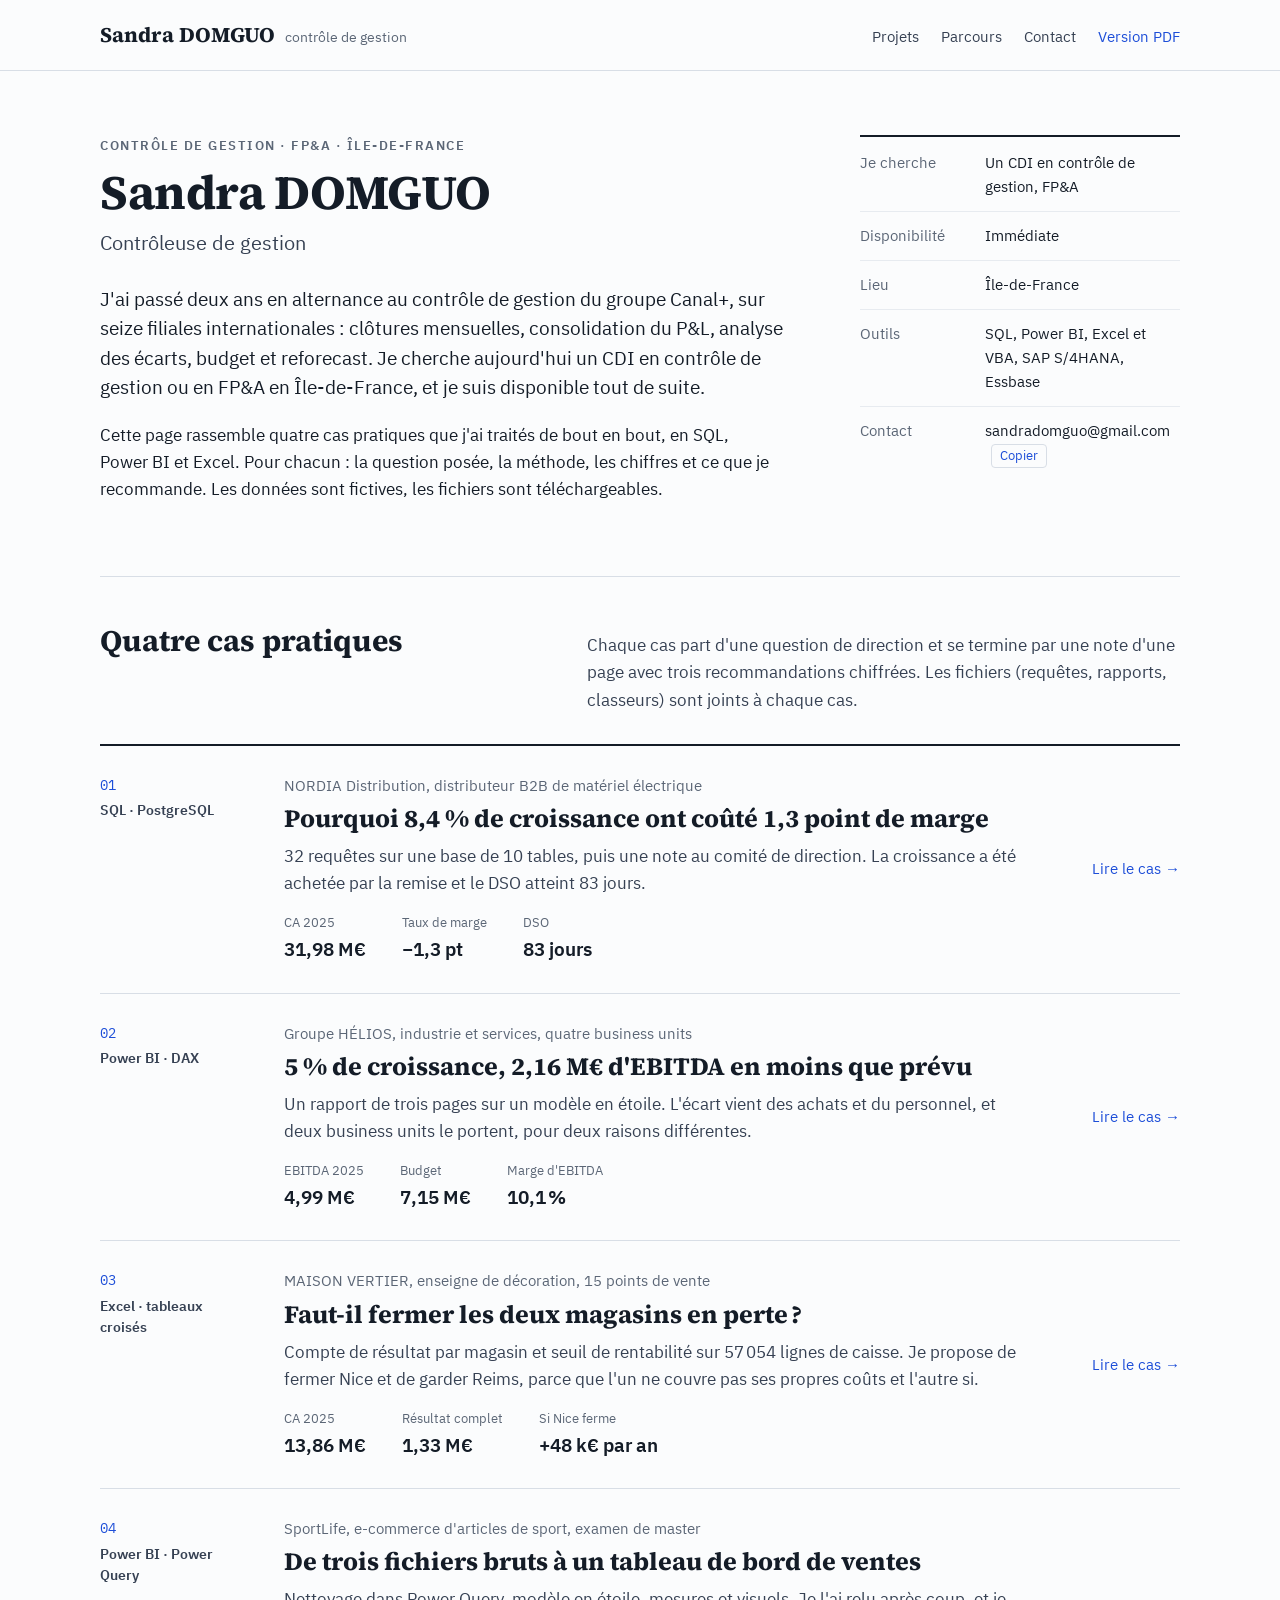
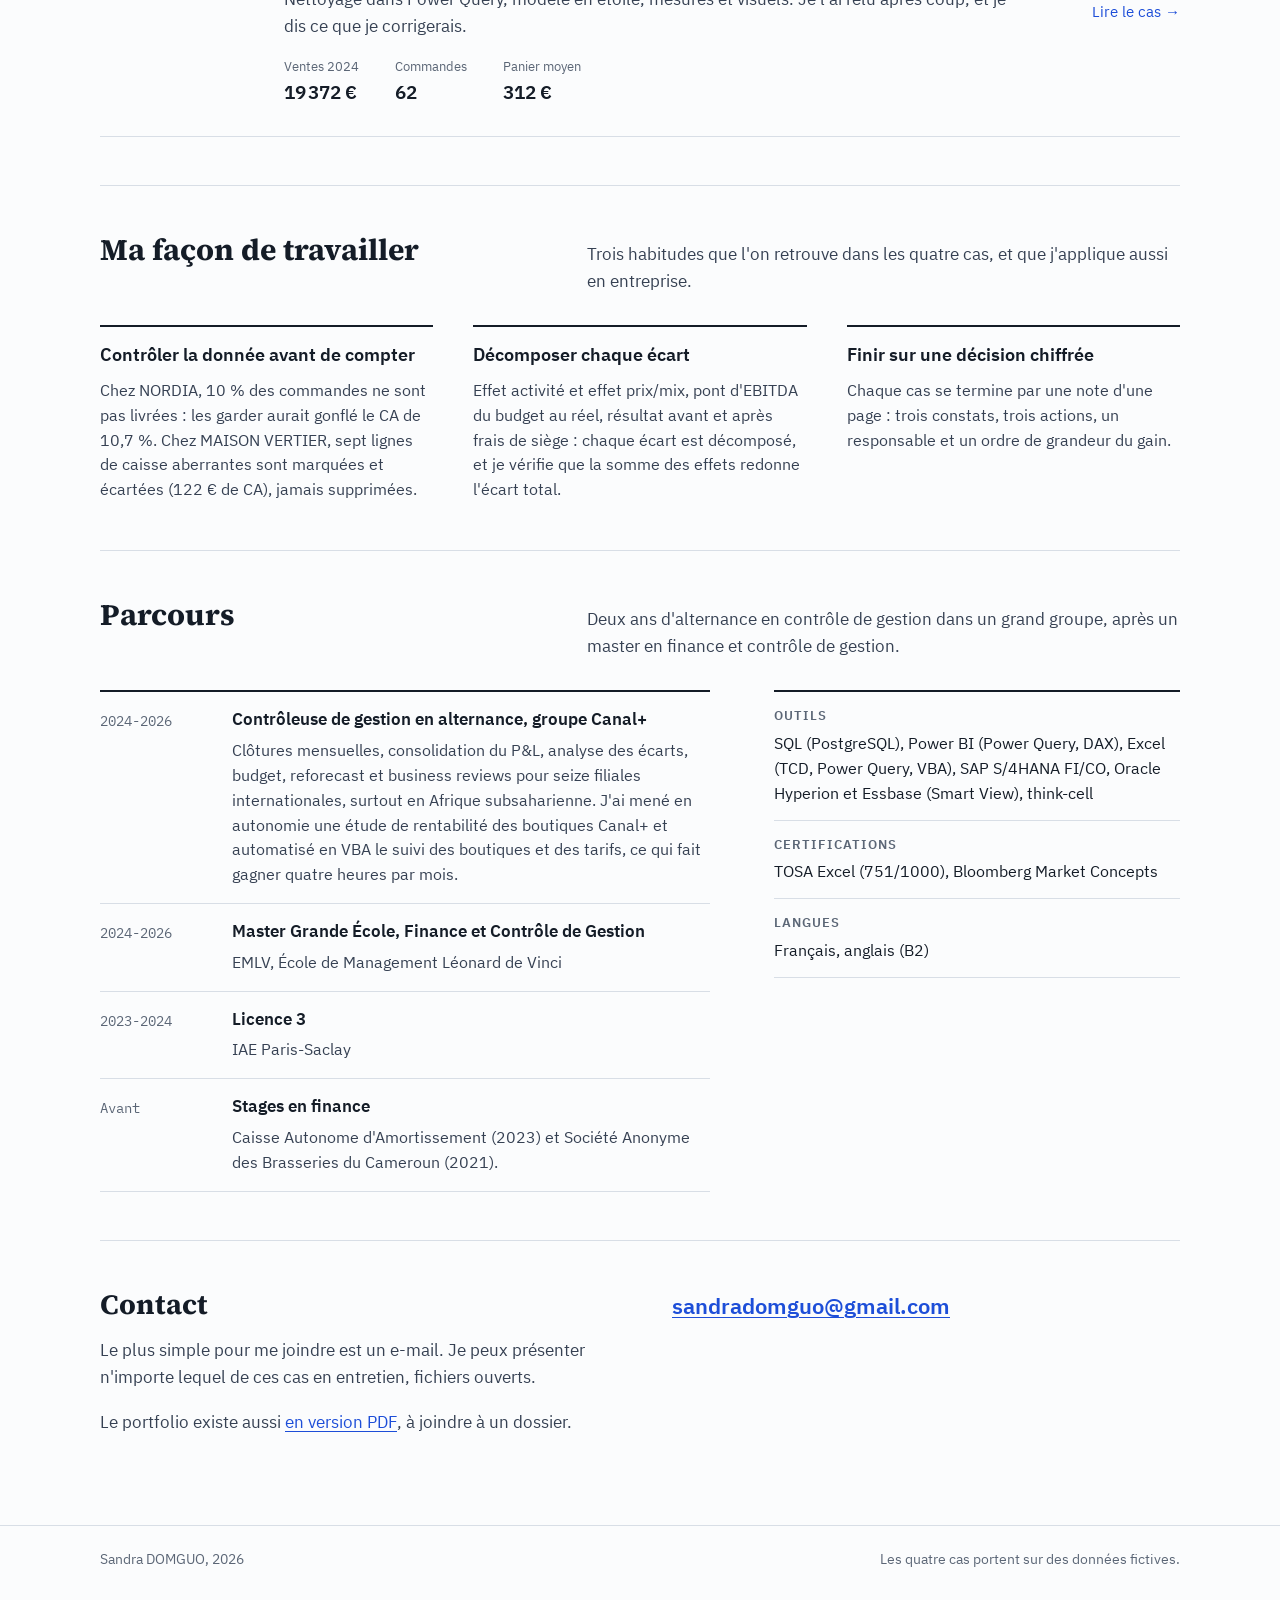
<file: index.html>
<!doctype html>
<html lang="fr">
<head>
<meta charset="utf-8">
<meta name="viewport" content="width=device-width, initial-scale=1, viewport-fit=cover">
<title>Sandra DOMGUO · Contrôle de gestion et FP&A</title>
<meta name="description" content="Portfolio de Sandra DOMGUO, contrôleuse de gestion : quatre cas pratiques en SQL, Power BI et Excel, de la question de direction à la recommandation chiffrée.">
<meta name="author" content="Sandra DOMGUO">
<meta property="og:title" content="Sandra DOMGUO · Contrôle de gestion et FP&amp;A">
<meta property="og:description" content="Portfolio de Sandra DOMGUO, contrôleuse de gestion : quatre cas pratiques en SQL, Power BI et Excel, de la question de direction à la recommandation chiffrée.">
<meta property="og:type" content="website">
<meta property="og:locale" content="fr_FR">
<meta name="color-scheme" content="light dark">
<link rel="icon" href="assets/favicon.svg" type="image/svg+xml">
<link rel="stylesheet" href="assets/style.css">
</head>
<body>
<a class="skip" href="#contenu">Aller au contenu</a>
<header class="site-head"><div class="wrap head-row"><a class="wordmark" href="index.html">Sandra DOMGUO<span>contrôle de gestion</span></a><nav class="nav" aria-label="Navigation principale"><a href="index.html#projets">Projets</a><a href="index.html#parcours">Parcours</a><a href="index.html#contact">Contact</a><a class="nav-pdf" href="Portfolio_Sandra_DOMGUO.pdf">Version PDF</a></nav></div></header>
<main id="contenu">

<section class="intro wrap" id="haut">
  <div>
    <p class="eyebrow">Contrôle de gestion · FP&amp;A · Île-de-France</p>
    <h1>Sandra DOMGUO</h1>
    <p class="role">Contrôleuse de gestion</p>
    <p class="lead">J'ai passé deux ans en alternance au contrôle de gestion du groupe Canal+, sur seize filiales internationales : clôtures
    mensuelles, consolidation du P&amp;L, analyse des écarts, budget et reforecast. Je cherche aujourd'hui un CDI en contrôle de gestion
    ou en FP&amp;A en Île-de-France, et je suis disponible tout de suite.</p>
    <p>Cette page rassemble quatre cas pratiques que j'ai traités de bout en bout, en SQL, Power BI et Excel. Pour chacun : la question
    posée, la méthode, les chiffres et ce que je recommande. Les données sont fictives, les fichiers sont téléchargeables.</p>
  </div>
  <aside class="fiche" aria-label="En bref">
    <dl>
      <div><dt>Je cherche</dt><dd>Un CDI en contrôle de gestion, FP&amp;A</dd></div>
      <div><dt>Disponibilité</dt><dd>Immédiate</dd></div>
      <div><dt>Lieu</dt><dd>Île-de-France</dd></div>
      <div><dt>Outils</dt><dd>SQL, Power BI, Excel et VBA, SAP S/4HANA, Essbase</dd></div>
      <div><dt>Contact</dt><dd><span id="mail-a">sandradomguo@gmail.com</span><button class="copy" type="button" data-copy="sandradomguo@gmail.com" data-target="mail-a" hidden>Copier</button></dd></div>
    </dl>
  </aside>
</section><section class="section wrap" id="projets"><div class="section-head"><h2>Quatre cas pratiques</h2><p>Chaque cas part d'une question de direction et se termine par une note d'une page avec trois recommandations chiffrées. Les fichiers (requêtes, rapports, classeurs) sont joints à chaque cas.</p></div><ol class="cases"><li class="case"><div class="case-meta"><span class="case-num">01</span><span class="tool">SQL · PostgreSQL</span></div><div><p class="case-kicker">NORDIA Distribution, distributeur B2B de matériel électrique</p><h3><a href="nordia-sql.html">Pourquoi 8,4 % de croissance ont coûté 1,3 point de marge</a></h3><p class="sum">32 requêtes sur une base de 10 tables, puis une note au comité de direction. La croissance a été achetée par la remise et le DSO atteint 83 jours.</p><dl class="case-figs"><div><dt>CA 2025</dt><dd>31,98 M€</dd></div><div><dt>Taux de marge</dt><dd>−1,3 pt</dd></div><div><dt>DSO</dt><dd>83 jours</dd></div></dl></div><span class="case-go" aria-hidden="true">Lire le cas</span></li><li class="case"><div class="case-meta"><span class="case-num">02</span><span class="tool">Power BI · DAX</span></div><div><p class="case-kicker">Groupe HÉLIOS, industrie et services, quatre business units</p><h3><a href="helios-power-bi.html">5 % de croissance, 2,16 M€ d'EBITDA en moins que prévu</a></h3><p class="sum">Un rapport de trois pages sur un modèle en étoile. L'écart vient des achats et du personnel, et deux business units le portent, pour deux raisons différentes.</p><dl class="case-figs"><div><dt>EBITDA 2025</dt><dd>4,99 M€</dd></div><div><dt>Budget</dt><dd>7,15 M€</dd></div><div><dt>Marge d'EBITDA</dt><dd>10,1 %</dd></div></dl></div><span class="case-go" aria-hidden="true">Lire le cas</span></li><li class="case"><div class="case-meta"><span class="case-num">03</span><span class="tool">Excel · tableaux croisés</span></div><div><p class="case-kicker">MAISON VERTIER, enseigne de décoration, 15 points de vente</p><h3><a href="maison-vertier-excel.html">Faut-il fermer les deux magasins en perte ?</a></h3><p class="sum">Compte de résultat par magasin et seuil de rentabilité sur 57 054 lignes de caisse. Je propose de fermer Nice et de garder Reims, parce que l'un ne couvre pas ses propres coûts et l'autre si.</p><dl class="case-figs"><div><dt>CA 2025</dt><dd>13,86 M€</dd></div><div><dt>Résultat complet</dt><dd>1,33 M€</dd></div><div><dt>Si Nice ferme</dt><dd>+48 k€ par an</dd></div></dl></div><span class="case-go" aria-hidden="true">Lire le cas</span></li><li class="case"><div class="case-meta"><span class="case-num">04</span><span class="tool">Power BI · Power Query</span></div><div><p class="case-kicker">SportLife, e-commerce d'articles de sport, examen de master</p><h3><a href="sportlife-power-bi.html">De trois fichiers bruts à un tableau de bord de ventes</a></h3><p class="sum">Nettoyage dans Power Query, modèle en étoile, mesures et visuels. Je l'ai relu après coup, et je dis ce que je corrigerais.</p><dl class="case-figs"><div><dt>Ventes 2024</dt><dd>19 372 €</dd></div><div><dt>Commandes</dt><dd>62</dd></div><div><dt>Panier moyen</dt><dd>312 €</dd></div></dl></div><span class="case-go" aria-hidden="true">Lire le cas</span></li></ol></section><section class="section wrap" id="methode"><div class="section-head"><h2>Ma façon de travailler</h2>
<p>Trois habitudes que l'on retrouve dans les quatre cas, et que j'applique aussi en entreprise.</p></div>
<ul class="method">
<li><h3>Contrôler la donnée avant de compter</h3><p>Chez NORDIA, 10 % des commandes ne sont pas livrées : les garder aurait gonflé le
CA de 10,7 %. Chez MAISON VERTIER, sept lignes de caisse aberrantes sont marquées et écartées (122 € de CA), jamais supprimées.</p></li>
<li><h3>Décomposer chaque écart</h3><p>Effet activité et effet prix/mix, pont d'EBITDA du budget au réel,
résultat avant et après frais de siège : chaque écart est décomposé, et je vérifie que la somme des effets redonne l'écart total.</p></li>
<li><h3>Finir sur une décision chiffrée</h3><p>Chaque cas se termine par une note d'une page : trois constats, trois actions, un
responsable et un ordre de grandeur du gain.</p></li>
</ul></section><section class="section wrap" id="parcours"><div class="section-head"><h2>Parcours</h2>
<p>Deux ans d'alternance en contrôle de gestion dans un grand groupe, après un master en finance et contrôle de gestion.</p></div>
<div class="cv">
<ol class="timeline">
<li><span class="when">2024-2026</span><div><h3>Contrôleuse de gestion en alternance, groupe Canal+</h3>
<p>Clôtures mensuelles, consolidation du P&amp;L, analyse des écarts, budget, reforecast et business reviews pour seize filiales
internationales, surtout en Afrique subsaharienne. J'ai mené en autonomie une étude de rentabilité des boutiques Canal+ et automatisé
en VBA le suivi des boutiques et des tarifs, ce qui fait gagner quatre heures par mois.</p></div></li>
<li><span class="when">2024-2026</span><div><h3>Master Grande École, Finance et Contrôle de Gestion</h3>
<p>EMLV, École de Management Léonard de Vinci</p></div></li>
<li><span class="when">2023-2024</span><div><h3>Licence 3</h3><p>IAE Paris-Saclay</p></div></li>
<li><span class="when">Avant</span><div><h3>Stages en finance</h3>
<p>Caisse Autonome d'Amortissement (2023) et Société Anonyme des Brasseries du Cameroun (2021).</p></div></li>
</ol>
<div class="kit"><dl>
<div><dt>Outils</dt><dd>SQL (PostgreSQL), Power BI (Power Query, DAX), Excel (TCD, Power Query, VBA), SAP S/4HANA FI/CO,
Oracle Hyperion et Essbase (Smart View), think-cell</dd></div>
<div><dt>Certifications</dt><dd>TOSA Excel (751/1000), Bloomberg Market Concepts</dd></div>
<div><dt>Langues</dt><dd>Français, anglais (B2)</dd></div>
</dl></div>
</div></section><section class="section wrap" id="contact"><div class="contact">
<div><h2 class="sec-title">Contact</h2><p>Le plus simple pour me joindre est un e-mail. Je peux présenter n'importe lequel de ces cas en
entretien, fichiers ouverts.</p><p>Le portfolio existe aussi <a href="Portfolio_Sandra_DOMGUO.pdf">en version PDF</a>, à joindre à un dossier.</p></div>
<div><p class="big"><a href="mailto:sandradomguo@gmail.com">sandradomguo@gmail.com</a></p></div>
</div></section>
</main>
<footer class="site-foot"><div class="wrap"><span>Sandra DOMGUO, 2026</span><span>Les quatre cas portent sur des données fictives.</span></div></footer>
<script src="assets/site.js" defer></script>
</body>
</html>
</file>
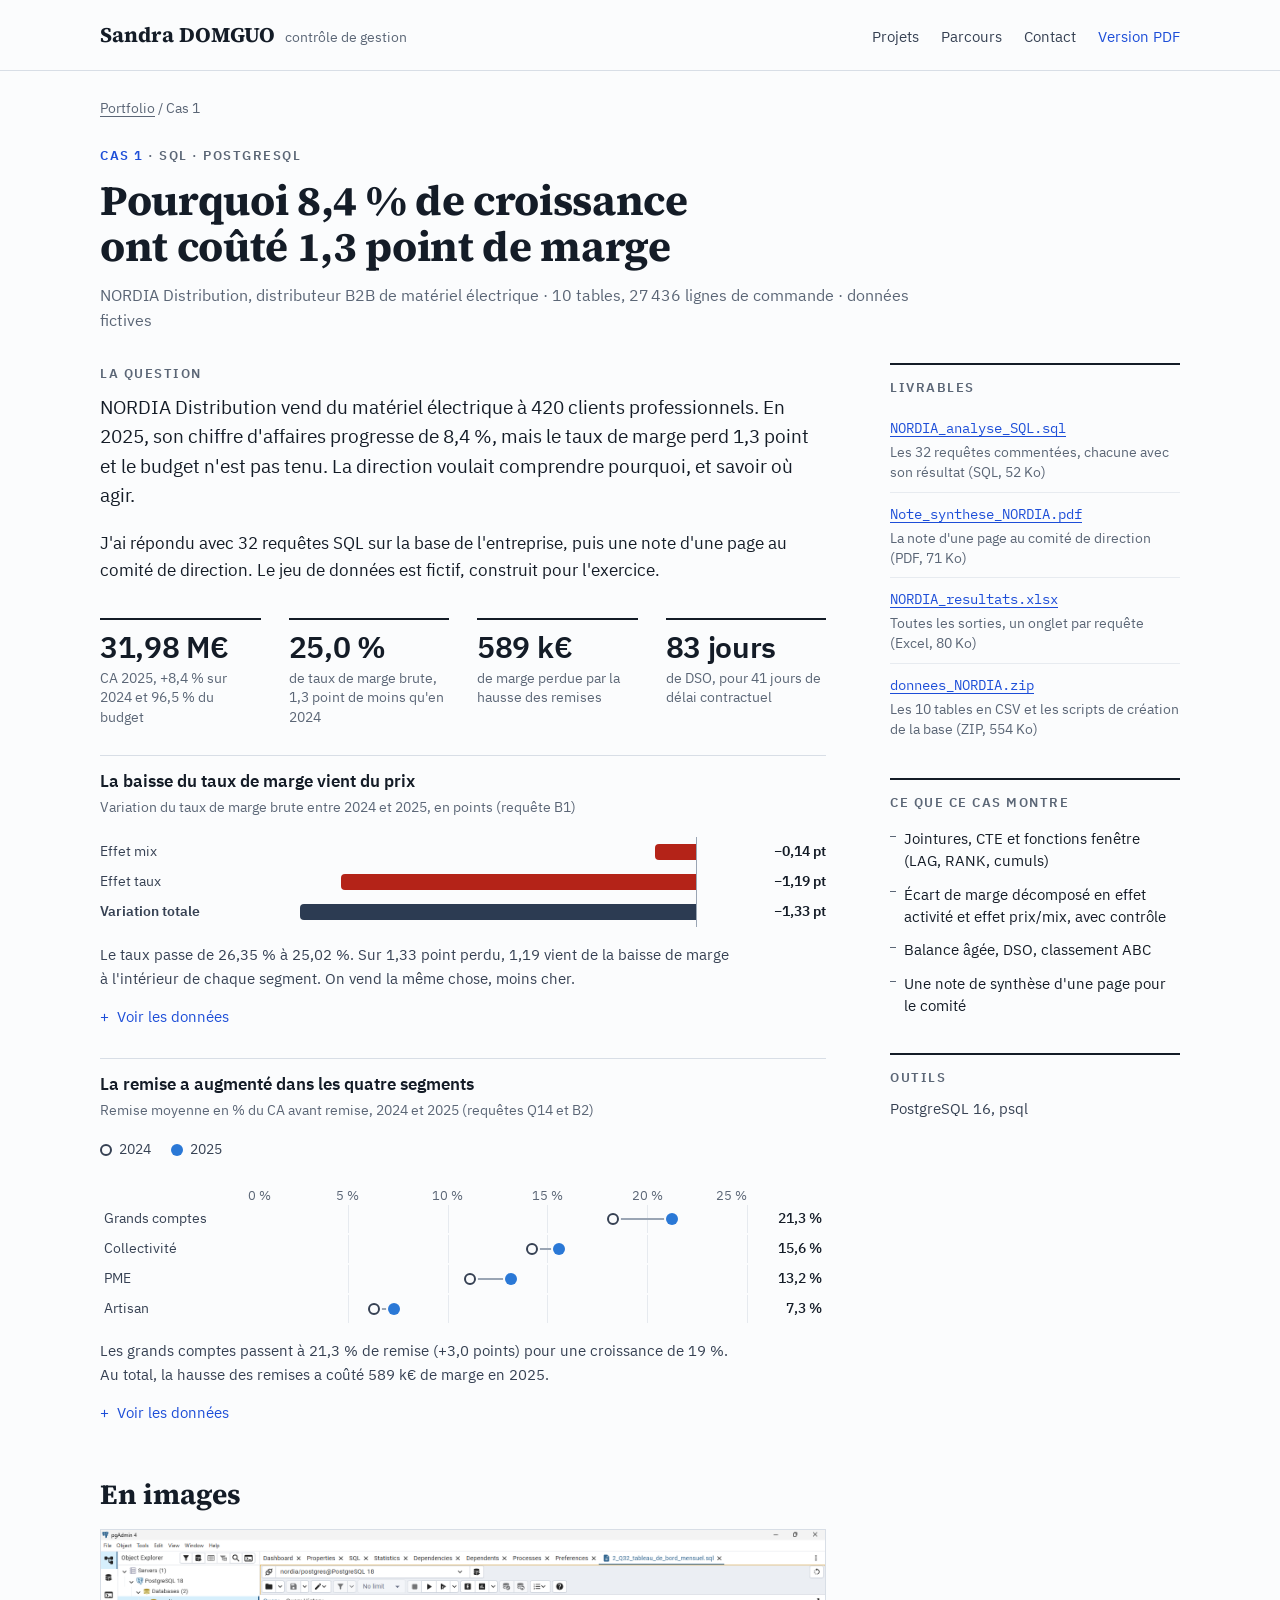
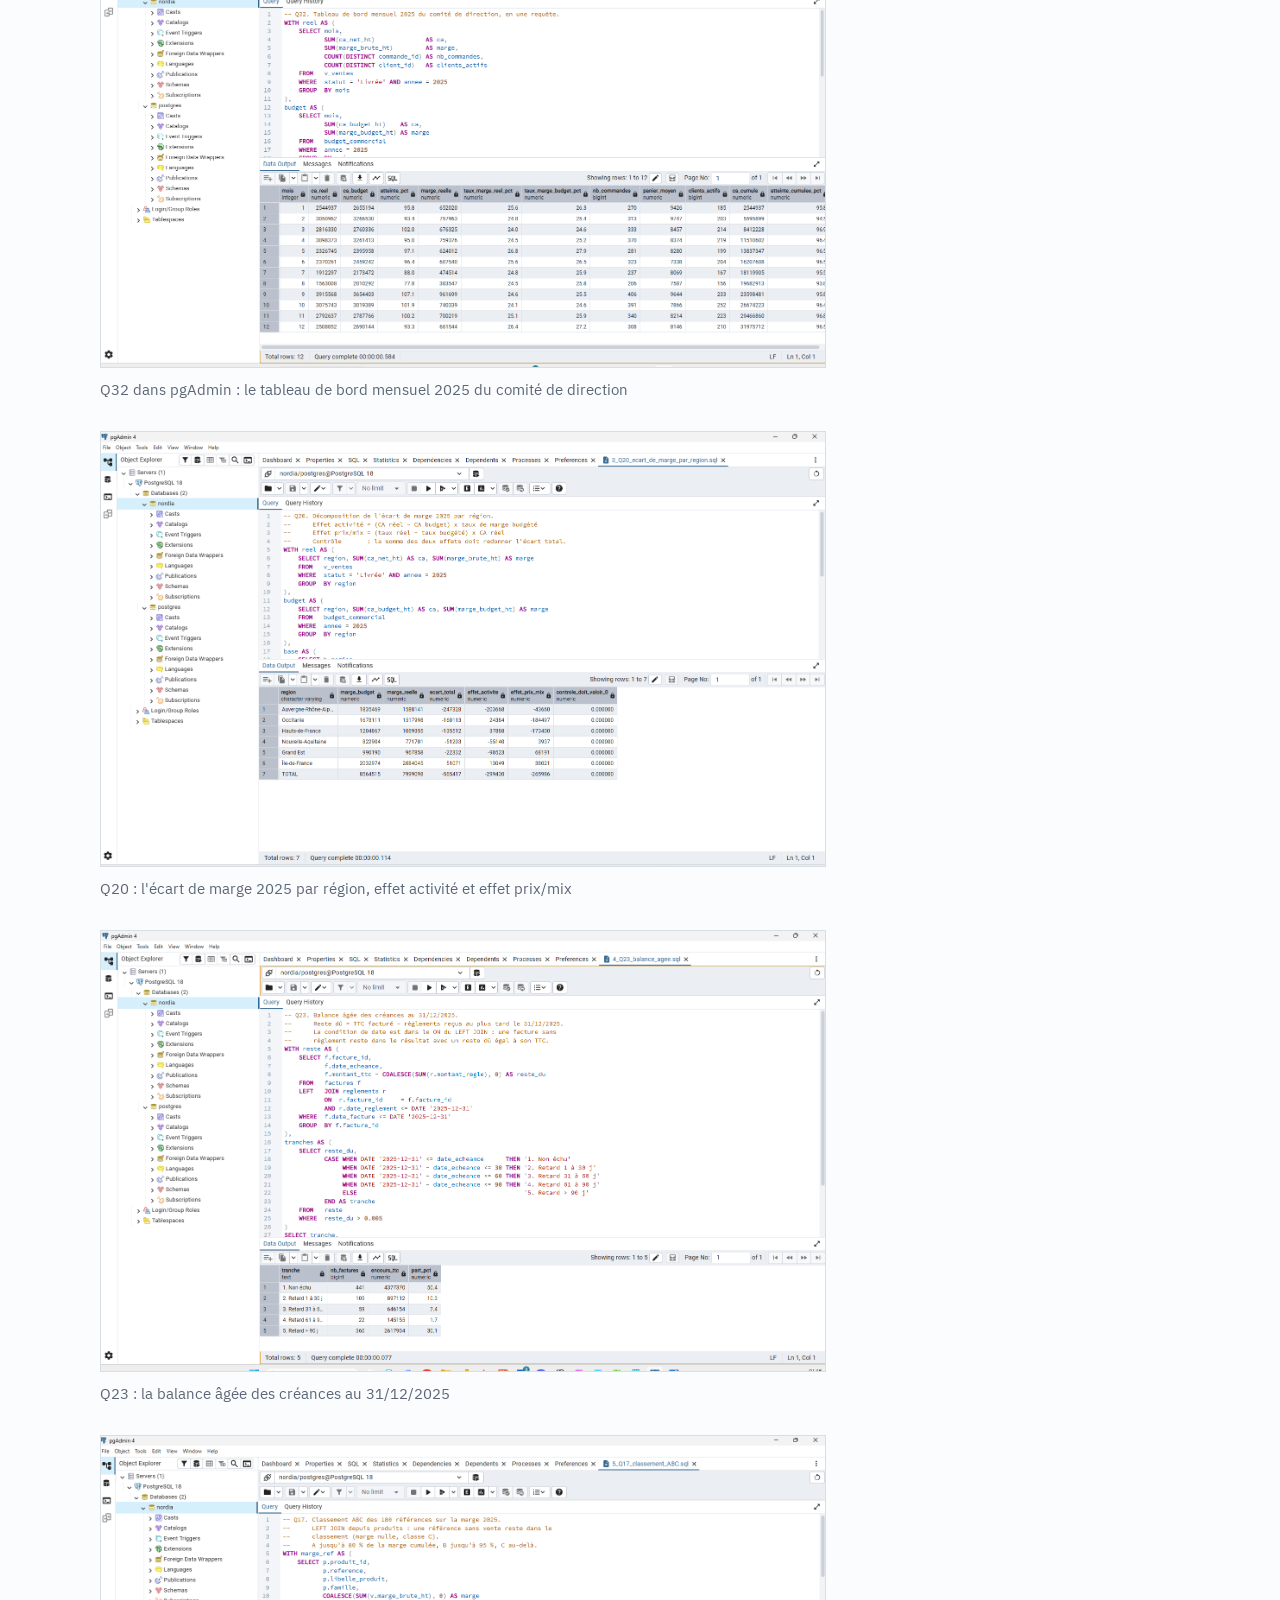
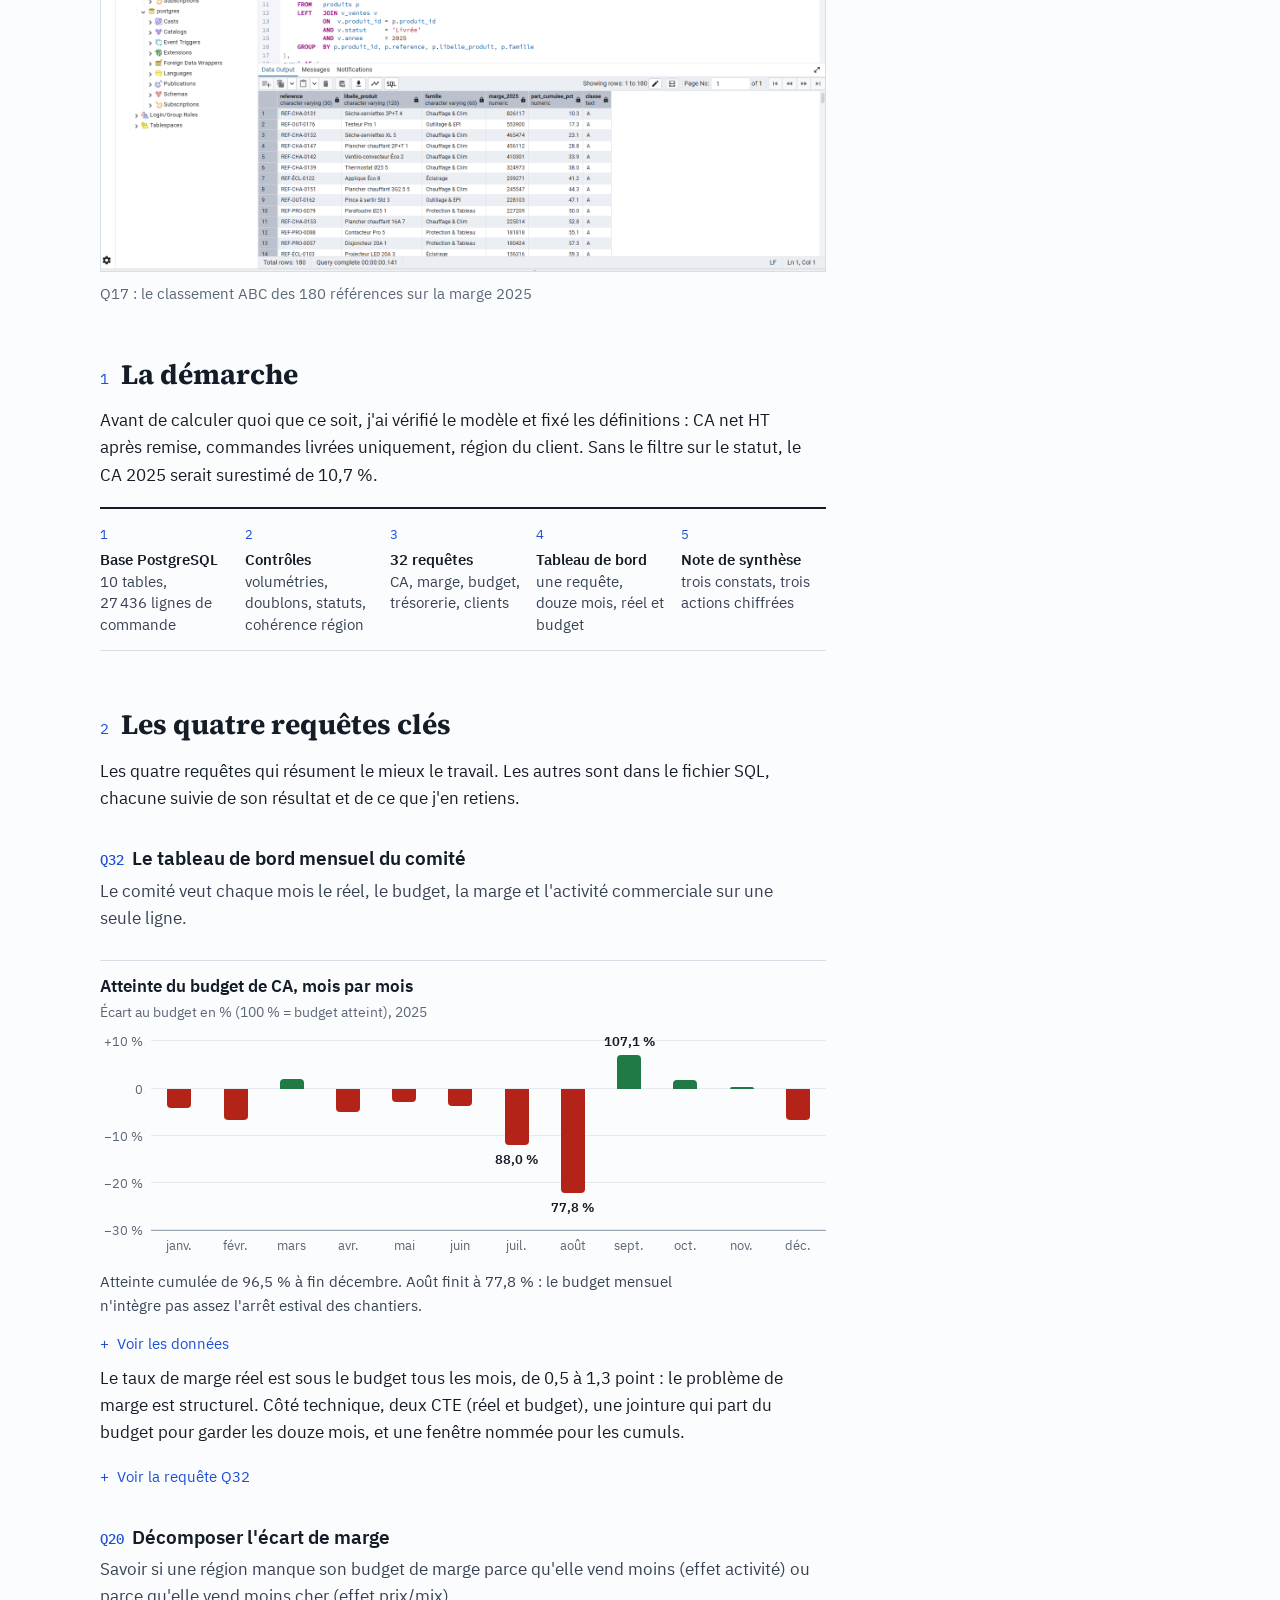
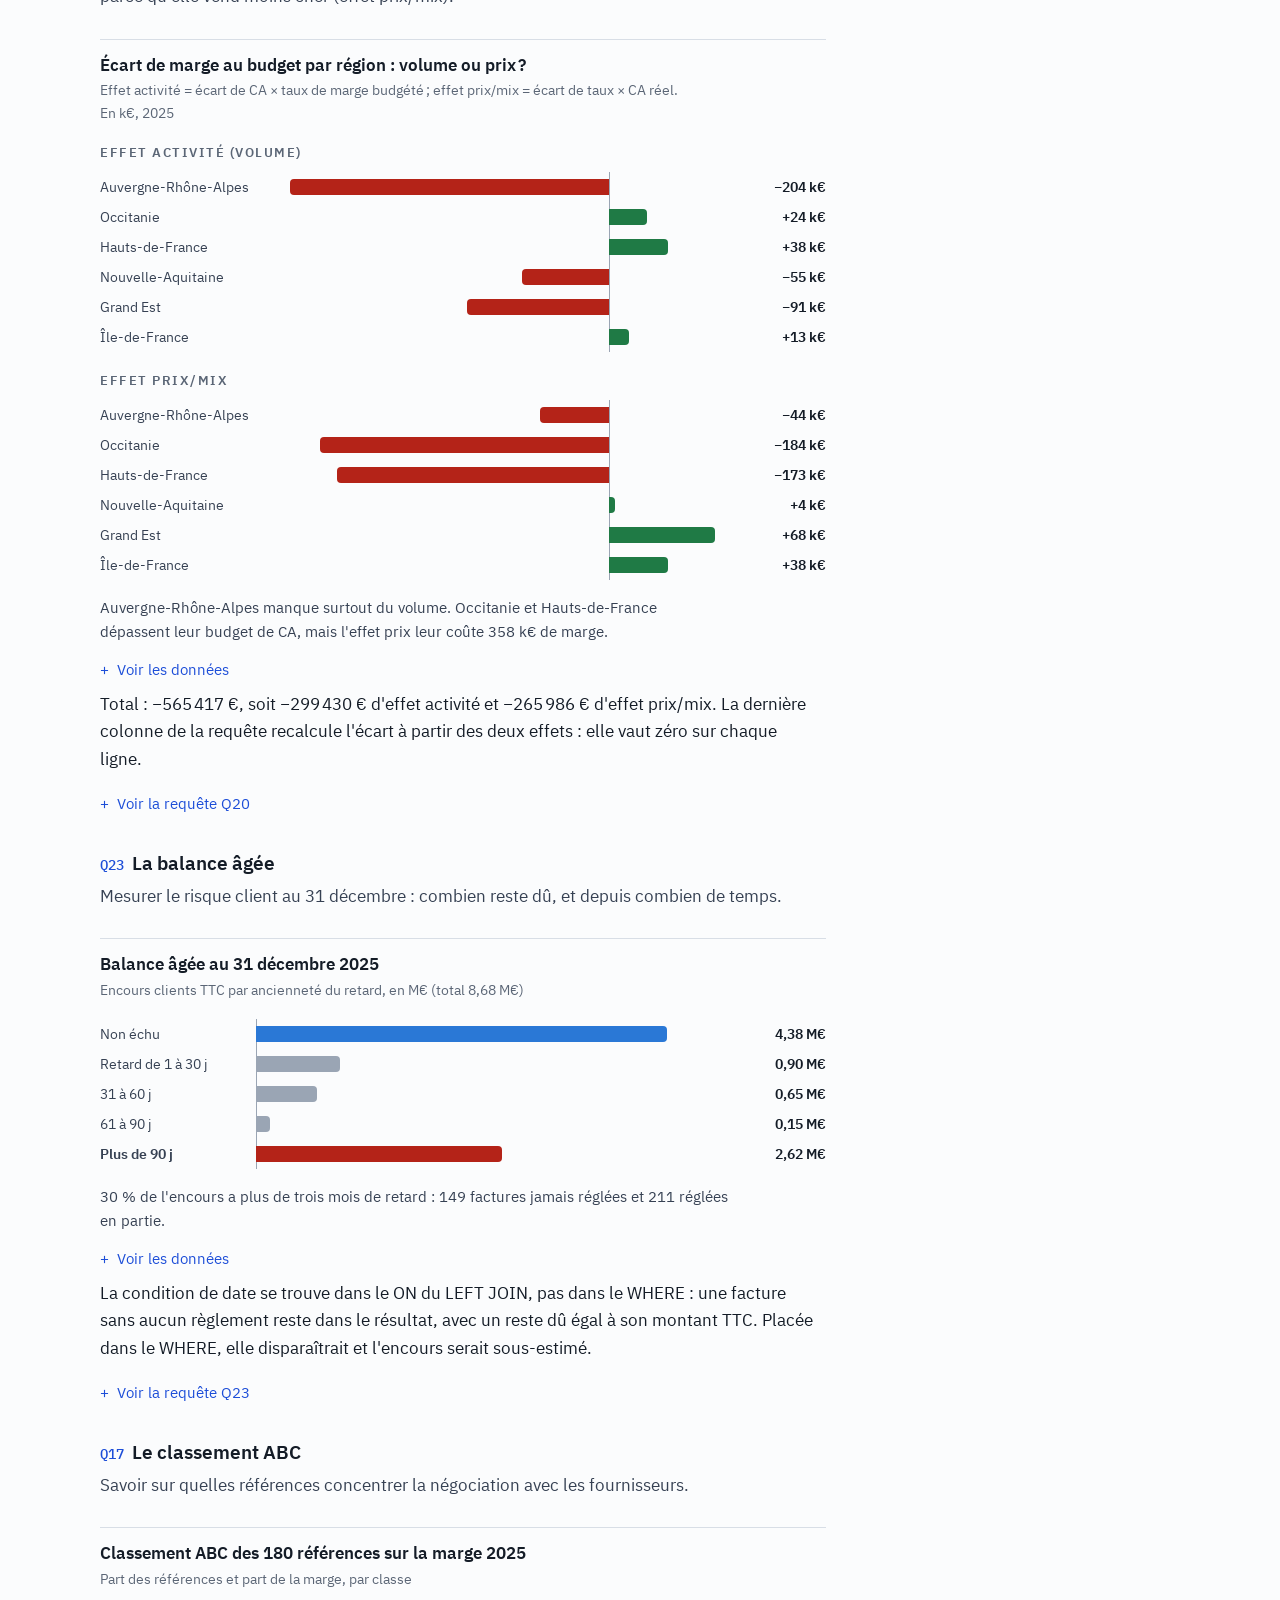
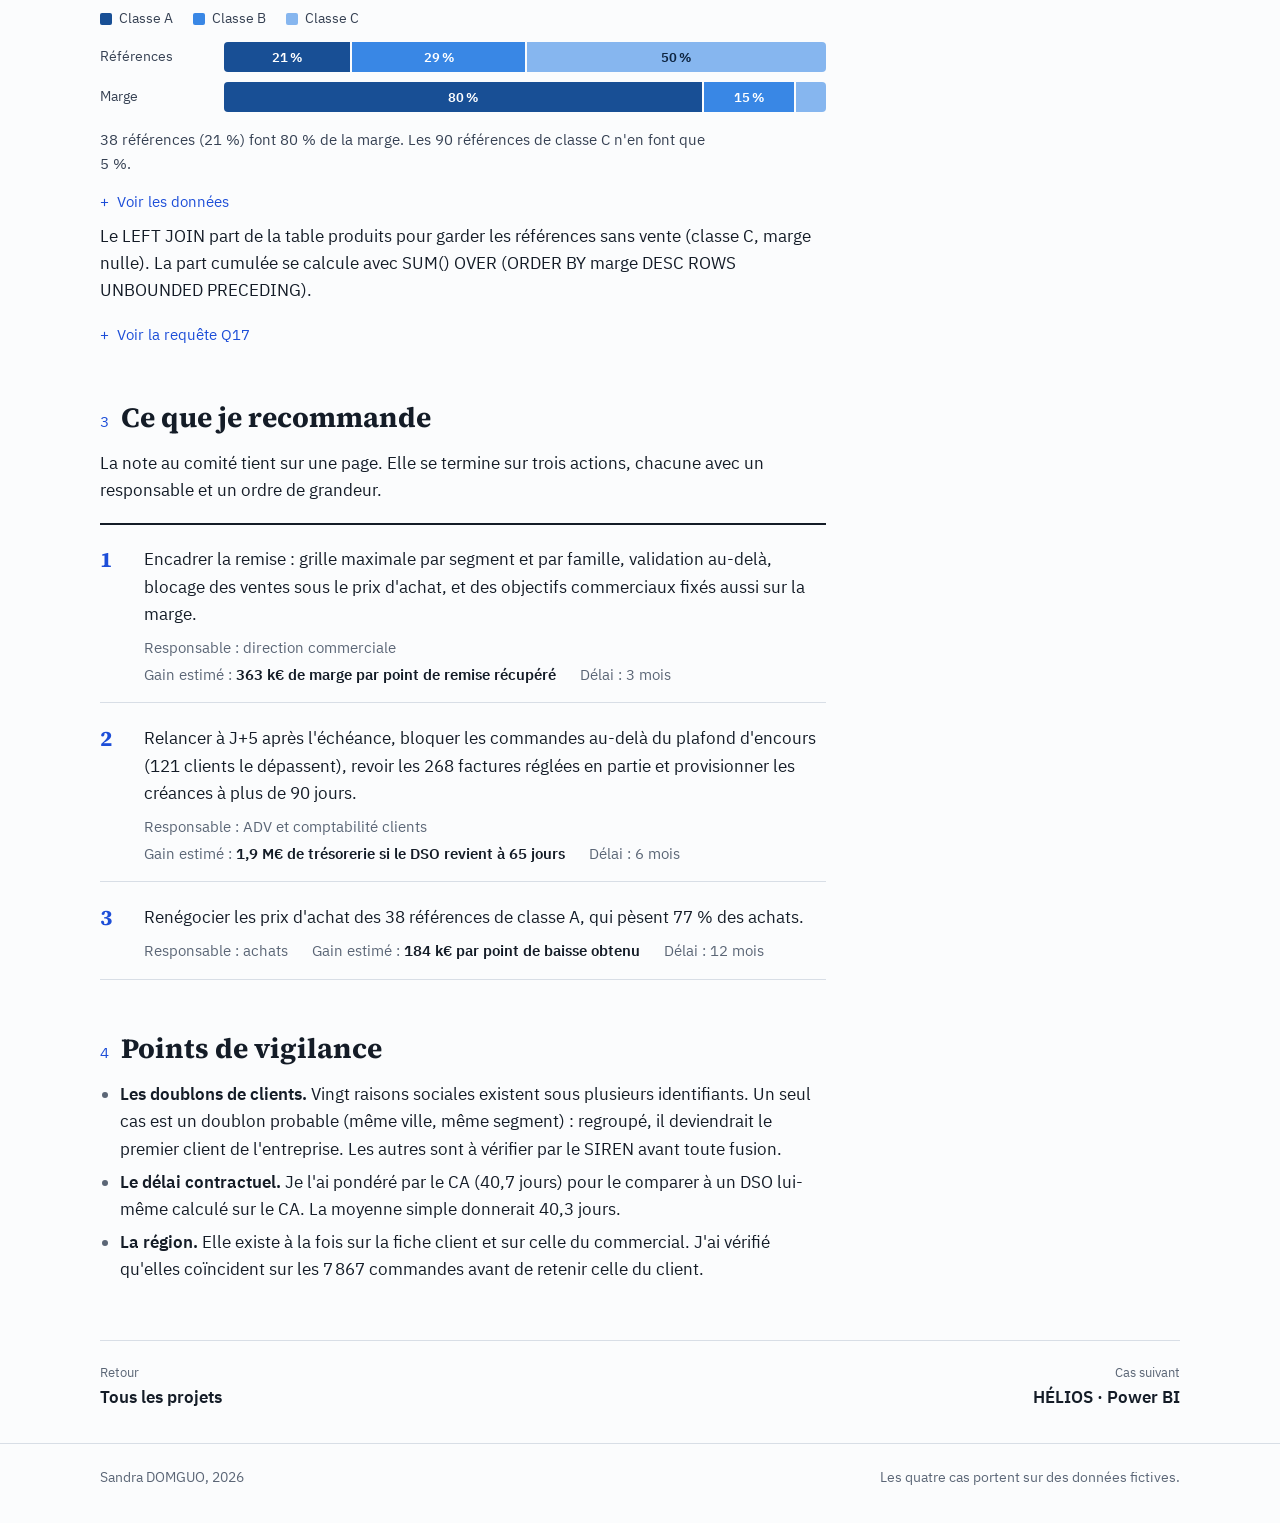
<file: nordia-sql.html>
<!doctype html>
<html lang="fr">
<head>
<meta charset="utf-8">
<meta name="viewport" content="width=device-width, initial-scale=1, viewport-fit=cover">
<title>NORDIA · Analyse SQL de la marge | Sandra DOMGUO</title>
<meta name="description" content="Analyse SQL de la performance commerciale d&#x27;un distributeur B2B : marge, budget, balance âgée, classement ABC.">
<meta name="author" content="Sandra DOMGUO">
<meta property="og:title" content="NORDIA · Analyse SQL de la marge | Sandra DOMGUO">
<meta property="og:description" content="Analyse SQL de la performance commerciale d&#x27;un distributeur B2B : marge, budget, balance âgée, classement ABC.">
<meta property="og:type" content="website">
<meta property="og:locale" content="fr_FR">
<meta name="color-scheme" content="light dark">
<link rel="icon" href="assets/favicon.svg" type="image/svg+xml">
<link rel="stylesheet" href="assets/style.css">
</head>
<body>
<a class="skip" href="#contenu">Aller au contenu</a>
<header class="site-head"><div class="wrap head-row"><a class="wordmark" href="index.html">Sandra DOMGUO<span>contrôle de gestion</span></a><nav class="nav" aria-label="Navigation principale"><a href="index.html#projets">Projets</a><a href="index.html#parcours">Parcours</a><a href="index.html#contact">Contact</a><a class="nav-pdf" href="Portfolio_Sandra_DOMGUO.pdf">Version PDF</a></nav></div></header>
<main id="contenu">
<div class="wrap"><nav class="crumbs" aria-label="Fil d'Ariane"><a href="index.html">Portfolio</a> / Cas 1</nav><header class="case-head"><p class="eyebrow"><span class="acc">Cas 1</span> · SQL · PostgreSQL</p><h1 class="h1">Pourquoi 8,4 % de croissance ont coûté 1,3 point de marge</h1><p class="case-sub">NORDIA Distribution, distributeur B2B de matériel électrique · 10 tables, 27 436 lignes de commande · données fictives</p></header><div class="case-grid"><article class="case-body"><section><h2 class="h-label">La question</h2><p class="lead">NORDIA Distribution vend du matériel électrique à 420 clients professionnels. En 2025, son chiffre d'affaires progresse de 8,4 %, mais le taux de marge perd 1,3 point et le budget n'est pas tenu. La direction voulait comprendre pourquoi, et savoir où agir.</p><p>J'ai répondu avec 32 requêtes SQL sur la base de l'entreprise, puis une note d'une page au comité de direction. Le jeu de données est fictif, construit pour l'exercice.</p><dl class="kpis"><div><dt>CA 2025, +8,4 % sur 2024 et 96,5 % du budget</dt><dd>31,98 M€</dd></div><div><dt>de taux de marge brute, 1,3 point de moins qu'en 2024</dt><dd>25,0 %</dd></div><div><dt>de marge perdue par la hausse des remises</dt><dd>589 k€</dd></div><div><dt>de DSO, pour 41 jours de délai contractuel</dt><dd>83 jours</dd></div></dl><figure class="chart " id="fig1">
<figcaption class="chart-head">
<p class="chart-title">La baisse du taux de marge vient du prix</p>
<p class="chart-sub">Variation du taux de marge brute entre 2024 et 2025, en points (requête B1)</p>
</figcaption>
<div class="chart-body" role="group" aria-label="La baisse du taux de marge vient du prix"><div class="hb" style="--lab:9.5rem;--val:5.5rem"><div class="hb-row"><span class="hb-lab">Effet mix</span><span class="hb-track" tabindex="0" role="img" aria-label="−0,14 pt, Effet mix : on vend davantage aux segments les moins margés" data-tip="−0,14 pt|Effet mix : on vend davantage aux segments les moins margés"><span class="hb-zero" style="left:93.548%"></span><span class="hb-bar defav neg" style="left:84.710%;width:8.839%"></span></span><span class="hb-val">−0,14 pt</span></div><div class="hb-row"><span class="hb-lab">Effet taux</span><span class="hb-track" tabindex="0" role="img" aria-label="−1,19 pt, Effet taux : chaque segment vend avec moins de marge" data-tip="−1,19 pt|Effet taux : chaque segment vend avec moins de marge"><span class="hb-zero" style="left:93.548%"></span><span class="hb-bar defav neg" style="left:16.645%;width:76.903%"></span></span><span class="hb-val">−1,19 pt</span></div><div class="hb-row hl"><span class="hb-lab">Variation totale</span><span class="hb-track" tabindex="0" role="img" aria-label="−1,33 pt, Taux de marge 2025 moins taux 2024" data-tip="−1,33 pt|Taux de marge 2025 moins taux 2024"><span class="hb-zero" style="left:93.548%"></span><span class="hb-bar tot neg" style="left:7.806%;width:85.742%"></span></span><span class="hb-val">−1,33 pt</span></div></div></div>
<p class="chart-note">Le taux passe de 26,35 % à 25,02 %. Sur 1,33 point perdu, 1,19 vient de la baisse de marge à l'intérieur de chaque segment. On vend la même chose, moins cher.</p>
<details class="tv"><summary>Voir les données</summary><div class="tv-scroll"><table class="dt"><thead><tr><th scope="col">Segment</th><th scope="col" class="n">Poids CA 2024</th><th scope="col" class="n">Poids CA 2025</th><th scope="col" class="n">Taux 2024</th><th scope="col" class="n">Taux 2025</th><th scope="col" class="n">Effet mix</th><th scope="col" class="n">Effet taux</th></tr></thead><tbody><tr><th scope="row">PME</th><td class="n">26,0 %</td><td class="n">27,8 %</td><td class="n">25,21 %</td><td class="n">24,22 %</td><td class="n">−0,02 pt</td><td class="n">−0,28 pt</td></tr><tr><th scope="row">Collectivité</th><td class="n">8,4 %</td><td class="n">7,1 %</td><td class="n">23,15 %</td><td class="n">22,17 %</td><td class="n">+0,04 pt</td><td class="n">−0,07 pt</td></tr><tr><th scope="row">Grands comptes</th><td class="n">12,9 %</td><td class="n">14,2 %</td><td class="n">18,61 %</td><td class="n">15,35 %</td><td class="n">−0,10 pt</td><td class="n">−0,46 pt</td></tr><tr><th scope="row">Artisan</th><td class="n">52,7 %</td><td class="n">50,8 %</td><td class="n">29,32 %</td><td class="n">28,56 %</td><td class="n">−0,06 pt</td><td class="n">−0,38 pt</td></tr><tr class="tot"><th scope="row">TOTAL</th><td class="n">100,0 %</td><td class="n">100,0 %</td><td class="n">26,35 %</td><td class="n">25,02 %</td><td class="n">−0,14 pt</td><td class="n">−1,19 pt</td></tr></tbody></table></div></details>
</figure><figure class="chart " id="fig2">
<figcaption class="chart-head">
<p class="chart-title">La remise a augmenté dans les quatre segments</p>
<p class="chart-sub">Remise moyenne en % du CA avant remise, 2024 et 2025 (requêtes Q14 et B2)</p>
</figcaption>
<div class="chart-body" role="group" aria-label="La remise a augmenté dans les quatre segments"><div class="db-legend"><div class="legend"><span class="lg-item"><span class="sw ring "></span>2024</span><span class="lg-item"><span class="sw dot s1"></span>2025</span></div></div><div class="db" style="--lab:8.5rem;--val:4.2rem"><div class="db-ticks"><span class="db-sp"></span><span class="db-tk"><span class="tk-v edge-l" style="left:0.000%"><span>0 %</span></span><span class="tk-v" style="left:20.000%"><span>5 %</span></span><span class="tk-v" style="left:40.000%"><span>10 %</span></span><span class="tk-v" style="left:60.000%"><span>15 %</span></span><span class="tk-v" style="left:80.000%"><span>20 %</span></span><span class="tk-v edge-r" style="left:100.000%"><span>25 %</span></span></span><span class="db-sp2"></span></div><div class="db-row"><span class="db-lab">Grands comptes</span><span class="db-track" tabindex="0" role="img" aria-label="21,3 % en 2025, Grands comptes, 18,3 % en 2024" data-tip="21,3 % en 2025|Grands comptes, 18,3 % en 2024"><span class="db-grid" style="left:20.000%"></span><span class="db-grid" style="left:40.000%"></span><span class="db-grid" style="left:60.000%"></span><span class="db-grid" style="left:80.000%"></span><span class="db-grid" style="left:100.000%"></span><span class="db-line" style="left:73.200%;width:11.840%"></span><span class="db-dot a" style="left:73.200%"></span><span class="db-dot b" style="left:85.040%"></span></span><span class="db-val">21,3 %</span></div><div class="db-row"><span class="db-lab">Collectivité</span><span class="db-track" tabindex="0" role="img" aria-label="15,6 % en 2025, Collectivité, 14,2 % en 2024" data-tip="15,6 % en 2025|Collectivité, 14,2 % en 2024"><span class="db-grid" style="left:20.000%"></span><span class="db-grid" style="left:40.000%"></span><span class="db-grid" style="left:60.000%"></span><span class="db-grid" style="left:80.000%"></span><span class="db-grid" style="left:100.000%"></span><span class="db-line" style="left:56.960%;width:5.360%"></span><span class="db-dot a" style="left:56.960%"></span><span class="db-dot b" style="left:62.320%"></span></span><span class="db-val">15,6 %</span></div><div class="db-row"><span class="db-lab">PME</span><span class="db-track" tabindex="0" role="img" aria-label="13,2 % en 2025, PME, 11,2 % en 2024" data-tip="13,2 % en 2025|PME, 11,2 % en 2024"><span class="db-grid" style="left:20.000%"></span><span class="db-grid" style="left:40.000%"></span><span class="db-grid" style="left:60.000%"></span><span class="db-grid" style="left:80.000%"></span><span class="db-grid" style="left:100.000%"></span><span class="db-line" style="left:44.600%;width:8.080%"></span><span class="db-dot a" style="left:44.600%"></span><span class="db-dot b" style="left:52.680%"></span></span><span class="db-val">13,2 %</span></div><div class="db-row"><span class="db-lab">Artisan</span><span class="db-track" tabindex="0" role="img" aria-label="7,3 % en 2025, Artisan, 6,3 % en 2024" data-tip="7,3 % en 2025|Artisan, 6,3 % en 2024"><span class="db-grid" style="left:20.000%"></span><span class="db-grid" style="left:40.000%"></span><span class="db-grid" style="left:60.000%"></span><span class="db-grid" style="left:80.000%"></span><span class="db-grid" style="left:100.000%"></span><span class="db-line" style="left:25.320%;width:3.960%"></span><span class="db-dot a" style="left:25.320%"></span><span class="db-dot b" style="left:29.280%"></span></span><span class="db-val">7,3 %</span></div></div></div>
<p class="chart-note">Les grands comptes passent à 21,3 % de remise (+3,0 points) pour une croissance de 19 %. Au total, la hausse des remises a coûté 589 k€ de marge en 2025.</p>
<details class="tv"><summary>Voir les données</summary><div class="tv-scroll"><table class="dt"><thead><tr><th scope="col">Segment</th><th scope="col" class="n">Remise 2024</th><th scope="col" class="n">Remise 2025</th><th scope="col" class="n">Marge perdue par la hausse</th></tr></thead><tbody><tr><th scope="row">PME</th><td class="n">11,15 %</td><td class="n">13,17 %</td><td class="n">207 182 €</td></tr><tr><th scope="row">Artisan</th><td class="n">6,33 %</td><td class="n">7,32 %</td><td class="n">174 196 €</td></tr><tr><th scope="row">Grands comptes</th><td class="n">18,30 %</td><td class="n">21,26 %</td><td class="n">171 371 €</td></tr><tr><th scope="row">Collectivité</th><td class="n">14,24 %</td><td class="n">15,58 %</td><td class="n">36 210 €</td></tr><tr class="tot"><th scope="row">Total</th><td class="n"></td><td class="n"></td><td class="n">588 958 €</td></tr></tbody></table></div></details>
</figure></section><section class="gallery-sec" hidden><h2 class="sec-title">En images</h2><div class="gallery" data-case="nordia"></div></section><section><h2 class="sec-title"><span class="n">1</span>La démarche</h2><p>Avant de calculer quoi que ce soit, j'ai vérifié le modèle et fixé les définitions : CA net HT après remise, commandes livrées uniquement, région du client. Sans le filtre sur le statut, le CA 2025 serait surestimé de 10,7 %.</p><ol class="flow" style="--k:5"><li><b>Base PostgreSQL</b><span>10 tables, 27 436 lignes de commande</span></li><li><b>Contrôles</b><span>volumétries, doublons, statuts, cohérence région</span></li><li><b>32 requêtes</b><span>CA, marge, budget, trésorerie, clients</span></li><li><b>Tableau de bord</b><span>une requête, douze mois, réel et budget</span></li><li><b>Note de synthèse</b><span>trois constats, trois actions chiffrées</span></li></ol></section><section><h2 class="sec-title"><span class="n">2</span>Les quatre requêtes clés</h2><p>Les quatre requêtes qui résument le mieux le travail. Les autres sont dans le fichier SQL, chacune suivie de son résultat et de ce que j'en retiens.</p><h3 class="sub-title"><span class="q">Q32</span>Le tableau de bord mensuel du comité</h3><p class="ctx">Le comité veut chaque mois le réel, le budget, la marge et l'activité commerciale sur une seule ligne.</p><figure class="chart " id="fig3">
<figcaption class="chart-head">
<p class="chart-title">Atteinte du budget de CA, mois par mois</p>
<p class="chart-sub">Écart au budget en % (100 % = budget atteint), 2025</p>
</figcaption>
<div class="chart-body" role="group" aria-label="Atteinte du budget de CA, mois par mois"><div class="vc" style="--h:190px;--n:12"><div class="vc-plot"><span class="tk" style="bottom:0.000%"><span class="tk-l">−30 %</span></span><span class="tk" style="bottom:25.000%"><span class="tk-l">−20 %</span></span><span class="tk" style="bottom:50.000%"><span class="tk-l">−10 %</span></span><span class="tk" style="bottom:75.000%"><span class="tk-l">0</span></span><span class="tk" style="bottom:100.000%"><span class="tk-l">+10 %</span></span><div class="vc-cols"><div class="vc-col" tabindex="0" role="img" aria-label="95,8 % du budget, janvier : 2,54 M€ réalisés pour 2,66 M€" data-tip="95,8 % du budget|janvier : 2,54 M€ réalisés pour 2,66 M€"><span class="vc-bar defav neg" style="bottom:64.500%;height:10.500%"></span></div><div class="vc-col" tabindex="0" role="img" aria-label="93,4 % du budget, février : 3,05 M€ réalisés pour 3,27 M€" data-tip="93,4 % du budget|février : 3,05 M€ réalisés pour 3,27 M€"><span class="vc-bar defav neg" style="bottom:58.500%;height:16.500%"></span></div><div class="vc-col" tabindex="0" role="img" aria-label="102,0 % du budget, mars : 2,82 M€ réalisés pour 2,76 M€" data-tip="102,0 % du budget|mars : 2,82 M€ réalisés pour 2,76 M€"><span class="vc-bar fav" style="bottom:75.000%;height:5.000%"></span></div><div class="vc-col" tabindex="0" role="img" aria-label="95,0 % du budget, avril : 3,10 M€ réalisés pour 3,26 M€" data-tip="95,0 % du budget|avril : 3,10 M€ réalisés pour 3,26 M€"><span class="vc-bar defav neg" style="bottom:62.500%;height:12.500%"></span></div><div class="vc-col" tabindex="0" role="img" aria-label="97,1 % du budget, mai : 2,33 M€ réalisés pour 2,40 M€" data-tip="97,1 % du budget|mai : 2,33 M€ réalisés pour 2,40 M€"><span class="vc-bar defav neg" style="bottom:67.750%;height:7.250%"></span></div><div class="vc-col" tabindex="0" role="img" aria-label="96,4 % du budget, juin : 2,37 M€ réalisés pour 2,46 M€" data-tip="96,4 % du budget|juin : 2,37 M€ réalisés pour 2,46 M€"><span class="vc-bar defav neg" style="bottom:66.000%;height:9.000%"></span></div><div class="vc-col" tabindex="0" role="img" aria-label="88,0 % du budget, juillet : 1,91 M€ réalisés pour 2,17 M€" data-tip="88,0 % du budget|juillet : 1,91 M€ réalisés pour 2,17 M€"><span class="vc-bar defav neg" style="bottom:45.000%;height:30.000%"></span><span class="vc-val dn" style="top:55.000%">88,0 %</span></div><div class="vc-col" tabindex="0" role="img" aria-label="77,8 % du budget, août : 1,56 M€ réalisés pour 2,01 M€" data-tip="77,8 % du budget|août : 1,56 M€ réalisés pour 2,01 M€"><span class="vc-bar defav neg" style="bottom:19.500%;height:55.500%"></span><span class="vc-val dn" style="top:80.500%">77,8 %</span></div><div class="vc-col" tabindex="0" role="img" aria-label="107,1 % du budget, septembre : 3,92 M€ réalisés pour 3,65 M€" data-tip="107,1 % du budget|septembre : 3,92 M€ réalisés pour 3,65 M€"><span class="vc-bar fav" style="bottom:75.000%;height:17.750%"></span><span class="vc-val up" style="bottom:92.750%">107,1 %</span></div><div class="vc-col" tabindex="0" role="img" aria-label="101,9 % du budget, octobre : 3,08 M€ réalisés pour 3,02 M€" data-tip="101,9 % du budget|octobre : 3,08 M€ réalisés pour 3,02 M€"><span class="vc-bar fav" style="bottom:75.000%;height:4.750%"></span></div><div class="vc-col" tabindex="0" role="img" aria-label="100,2 % du budget, novembre : 2,79 M€ réalisés pour 2,79 M€" data-tip="100,2 % du budget|novembre : 2,79 M€ réalisés pour 2,79 M€"><span class="vc-bar fav" style="bottom:75.000%;height:0.600%"></span></div><div class="vc-col" tabindex="0" role="img" aria-label="93,3 % du budget, décembre : 2,51 M€ réalisés pour 2,69 M€" data-tip="93,3 % du budget|décembre : 2,51 M€ réalisés pour 2,69 M€"><span class="vc-bar defav neg" style="bottom:58.250%;height:16.750%"></span></div></div></div><div class="vc-x"><span><span class="lg">janv.</span><span class="sm">J</span></span><span><span class="lg">févr.</span><span class="sm">F</span></span><span><span class="lg">mars</span><span class="sm">M</span></span><span><span class="lg">avr.</span><span class="sm">A</span></span><span><span class="lg">mai</span><span class="sm">M</span></span><span><span class="lg">juin</span><span class="sm">J</span></span><span><span class="lg">juil.</span><span class="sm">J</span></span><span><span class="lg">août</span><span class="sm">A</span></span><span><span class="lg">sept.</span><span class="sm">S</span></span><span><span class="lg">oct.</span><span class="sm">O</span></span><span><span class="lg">nov.</span><span class="sm">N</span></span><span><span class="lg">déc.</span><span class="sm">D</span></span></div></div></div>
<p class="chart-note">Atteinte cumulée de 96,5 % à fin décembre. Août finit à 77,8 % : le budget mensuel n'intègre pas assez l'arrêt estival des chantiers.</p>
<details class="tv"><summary>Voir les données</summary><div class="tv-scroll"><table class="dt"><thead><tr><th scope="col">Mois</th><th scope="col" class="n">CA réel</th><th scope="col" class="n">CA budget</th><th scope="col" class="n">Atteinte</th><th scope="col" class="n">Taux de marge réel</th><th scope="col" class="n">Taux de marge budget</th><th scope="col" class="n">Commandes</th><th scope="col" class="n">Clients actifs</th></tr></thead><tbody><tr><th scope="row">janvier</th><td class="n">2 544 937 €</td><td class="n">2 655 194 €</td><td class="n">95,8 %</td><td class="n">25,6 %</td><td class="n">26,3 %</td><td class="n">270</td><td class="n">185</td></tr><tr><th scope="row">février</th><td class="n">3 050 962 €</td><td class="n">3 266 530 €</td><td class="n">93,4 %</td><td class="n">24,8 %</td><td class="n">25,4 %</td><td class="n">313</td><td class="n">203</td></tr><tr><th scope="row">mars</th><td class="n">2 816 330 €</td><td class="n">2 760 336 €</td><td class="n">102,0 %</td><td class="n">24,0 %</td><td class="n">24,6 %</td><td class="n">333</td><td class="n">214</td></tr><tr><th scope="row">avril</th><td class="n">3 098 373 €</td><td class="n">3 261 413 €</td><td class="n">95,0 %</td><td class="n">24,5 %</td><td class="n">25,2 %</td><td class="n">370</td><td class="n">219</td></tr><tr><th scope="row">mai</th><td class="n">2 326 745 €</td><td class="n">2 395 958 €</td><td class="n">97,1 %</td><td class="n">26,8 %</td><td class="n">27,9 %</td><td class="n">281</td><td class="n">199</td></tr><tr><th scope="row">juin</th><td class="n">2 370 261 €</td><td class="n">2 459 242 €</td><td class="n">96,4 %</td><td class="n">25,6 %</td><td class="n">26,5 %</td><td class="n">323</td><td class="n">204</td></tr><tr><th scope="row">juillet</th><td class="n">1 912 297 €</td><td class="n">2 173 472 €</td><td class="n">88,0 %</td><td class="n">24,8 %</td><td class="n">25,9 %</td><td class="n">237</td><td class="n">167</td></tr><tr><th scope="row">août</th><td class="n">1 563 008 €</td><td class="n">2 010 292 €</td><td class="n">77,8 %</td><td class="n">24,5 %</td><td class="n">25,8 %</td><td class="n">206</td><td class="n">156</td></tr><tr><th scope="row">septembre</th><td class="n">3 915 568 €</td><td class="n">3 654 403 €</td><td class="n">107,1 %</td><td class="n">24,6 %</td><td class="n">25,5 %</td><td class="n">406</td><td class="n">233</td></tr><tr><th scope="row">octobre</th><td class="n">3 075 743 €</td><td class="n">3 019 389 €</td><td class="n">101,9 %</td><td class="n">24,1 %</td><td class="n">24,6 %</td><td class="n">391</td><td class="n">252</td></tr><tr><th scope="row">novembre</th><td class="n">2 792 637 €</td><td class="n">2 787 766 €</td><td class="n">100,2 %</td><td class="n">25,1 %</td><td class="n">25,9 %</td><td class="n">340</td><td class="n">223</td></tr><tr><th scope="row">décembre</th><td class="n">2 508 852 €</td><td class="n">2 690 144 €</td><td class="n">93,3 %</td><td class="n">26,4 %</td><td class="n">27,2 %</td><td class="n">308</td><td class="n">210</td></tr></tbody></table></div></details>
</figure><p>Le taux de marge réel est sous le budget tous les mois, de 0,5 à 1,3 point : le problème de marge est structurel. Côté technique, deux CTE (réel et budget), une jointure qui part du budget pour garder les douze mois, et une fenêtre nommée pour les cumuls.</p><details class="sql"><summary>Voir la requête Q32</summary><div class="code has-lang"><span class="code-lang">SQL</span><pre><code><span class="tok-cm">-- Q32. Tableau de bord mensuel 2025 du comité de direction, en une requête.</span>
<span class="tok-kw">WITH</span> reel <span class="tok-kw">AS</span> (
    <span class="tok-kw">SELECT</span> mois,
           <span class="tok-fn">SUM</span>(ca_net_ht)              <span class="tok-kw">AS</span> ca,
           <span class="tok-fn">SUM</span>(marge_brute_ht)         <span class="tok-kw">AS</span> marge,
           <span class="tok-fn">COUNT</span>(<span class="tok-kw">DISTINCT</span> commande_id) <span class="tok-kw">AS</span> nb_commandes,
           <span class="tok-fn">COUNT</span>(<span class="tok-kw">DISTINCT</span> client_id)   <span class="tok-kw">AS</span> clients_actifs
    <span class="tok-kw">FROM</span>   v_ventes
    <span class="tok-kw">WHERE</span>  statut = <span class="tok-st">&#x27;Livrée&#x27;</span> <span class="tok-kw">AND</span> annee = 2025
    <span class="tok-kw">GROUP</span>  <span class="tok-kw">BY</span> mois
),
budget <span class="tok-kw">AS</span> (
    <span class="tok-kw">SELECT</span> mois,
           <span class="tok-fn">SUM</span>(ca_budget_ht)    <span class="tok-kw">AS</span> ca,
           <span class="tok-fn">SUM</span>(marge_budget_ht) <span class="tok-kw">AS</span> marge
    <span class="tok-kw">FROM</span>   budget_commercial
    <span class="tok-kw">WHERE</span>  annee = 2025
    <span class="tok-kw">GROUP</span>  <span class="tok-kw">BY</span> mois
)
<span class="tok-kw">SELECT</span> b.mois,
       <span class="tok-fn">ROUND</span>(r.ca)                                    <span class="tok-kw">AS</span> ca_reel,
       <span class="tok-fn">ROUND</span>(b.ca)                                    <span class="tok-kw">AS</span> ca_budget,
       <span class="tok-fn">ROUND</span>(100 * r.ca / b.ca, 1)                    <span class="tok-kw">AS</span> atteinte_pct,
       <span class="tok-fn">ROUND</span>(r.marge)                                 <span class="tok-kw">AS</span> marge_reelle,
       <span class="tok-fn">ROUND</span>(100 * r.marge / r.ca, 1)                 <span class="tok-kw">AS</span> taux_marge_reel_pct,
       <span class="tok-fn">ROUND</span>(100 * b.marge / b.ca, 1)                 <span class="tok-kw">AS</span> taux_marge_budget_pct,
       r.nb_commandes,
       <span class="tok-fn">ROUND</span>(r.ca / r.nb_commandes)                   <span class="tok-kw">AS</span> panier_moyen,
       r.clients_actifs,
       <span class="tok-fn">ROUND</span>(<span class="tok-fn">SUM</span>(r.ca) <span class="tok-kw">OVER</span> cumul)                    <span class="tok-kw">AS</span> ca_cumule,
       <span class="tok-fn">ROUND</span>(100 * <span class="tok-fn">SUM</span>(r.ca) <span class="tok-kw">OVER</span> cumul
                 / <span class="tok-fn">SUM</span>(b.ca) <span class="tok-kw">OVER</span> cumul, 1)           <span class="tok-kw">AS</span> atteinte_cumulee_pct
<span class="tok-kw">FROM</span>   budget b
<span class="tok-kw">LEFT</span>   <span class="tok-kw">JOIN</span> reel r <span class="tok-kw">ON</span> r.mois = b.mois
<span class="tok-kw">WINDOW</span> cumul <span class="tok-kw">AS</span> (<span class="tok-kw">ORDER</span> <span class="tok-kw">BY</span> b.mois <span class="tok-kw">ROWS</span> <span class="tok-kw">UNBOUNDED</span> <span class="tok-kw">PRECEDING</span>)
<span class="tok-kw">ORDER</span>  <span class="tok-kw">BY</span> b.mois;</code></pre></div></details><h3 class="sub-title"><span class="q">Q20</span>Décomposer l'écart de marge</h3><p class="ctx">Savoir si une région manque son budget de marge parce qu'elle vend moins (effet activité) ou parce qu'elle vend moins cher (effet prix/mix).</p><figure class="chart " id="fig4">
<figcaption class="chart-head">
<p class="chart-title">Écart de marge au budget par région : volume ou prix ?</p>
<p class="chart-sub">Effet activité = écart de CA × taux de marge budgété ; effet prix/mix = écart de taux × CA réel. En k€, 2025</p>
</figcaption>
<div class="chart-body" role="group" aria-label="Écart de marge au budget par région : volume ou prix ?"><p class="h-label">Effet activité (volume)</p><div class="hb" style="--lab:9.5rem;--val:5rem"><div class="hb-row"><span class="hb-lab">Auvergne-Rhône-Alpes</span><span class="hb-track" tabindex="0" role="img" aria-label="−204 k€, Auvergne-Rhône-Alpes, effet activité" data-tip="−204 k€|Auvergne-Rhône-Alpes, effet activité"><span class="hb-zero" style="left:73.333%"></span><span class="hb-bar defav neg" style="left:5.444%;width:67.889%"></span></span><span class="hb-val">−204 k€</span></div><div class="hb-row"><span class="hb-lab">Occitanie</span><span class="hb-track" tabindex="0" role="img" aria-label="+24 k€, Occitanie, effet activité" data-tip="+24 k€|Occitanie, effet activité"><span class="hb-zero" style="left:73.333%"></span><span class="hb-bar fav" style="left:73.333%;width:8.128%"></span></span><span class="hb-val">+24 k€</span></div><div class="hb-row"><span class="hb-lab">Hauts-de-France</span><span class="hb-track" tabindex="0" role="img" aria-label="+38 k€, Hauts-de-France, effet activité" data-tip="+38 k€|Hauts-de-France, effet activité"><span class="hb-zero" style="left:73.333%"></span><span class="hb-bar fav" style="left:73.333%;width:12.629%"></span></span><span class="hb-val">+38 k€</span></div><div class="hb-row"><span class="hb-lab">Nouvelle-Aquitaine</span><span class="hb-track" tabindex="0" role="img" aria-label="−55 k€, Nouvelle-Aquitaine, effet activité" data-tip="−55 k€|Nouvelle-Aquitaine, effet activité"><span class="hb-zero" style="left:73.333%"></span><span class="hb-bar defav neg" style="left:54.953%;width:18.380%"></span></span><span class="hb-val">−55 k€</span></div><div class="hb-row"><span class="hb-lab">Grand Est</span><span class="hb-track" tabindex="0" role="img" aria-label="−91 k€, Grand Est, effet activité" data-tip="−91 k€|Grand Est, effet activité"><span class="hb-zero" style="left:73.333%"></span><span class="hb-bar defav neg" style="left:43.159%;width:30.174%"></span></span><span class="hb-val">−91 k€</span></div><div class="hb-row"><span class="hb-lab">Île-de-France</span><span class="hb-track" tabindex="0" role="img" aria-label="+13 k€, Île-de-France, effet activité" data-tip="+13 k€|Île-de-France, effet activité"><span class="hb-zero" style="left:73.333%"></span><span class="hb-bar fav" style="left:73.333%;width:4.350%"></span></span><span class="hb-val">+13 k€</span></div></div><p class="h-label" style="margin-top:18px">Effet prix/mix</p><div class="hb" style="--lab:9.5rem;--val:5rem"><div class="hb-row"><span class="hb-lab">Auvergne-Rhône-Alpes</span><span class="hb-track" tabindex="0" role="img" aria-label="−44 k€, Auvergne-Rhône-Alpes, effet prix/mix" data-tip="−44 k€|Auvergne-Rhône-Alpes, effet prix/mix"><span class="hb-zero" style="left:73.333%"></span><span class="hb-bar defav neg" style="left:58.780%;width:14.553%"></span></span><span class="hb-val">−44 k€</span></div><div class="hb-row"><span class="hb-lab">Occitanie</span><span class="hb-track" tabindex="0" role="img" aria-label="−184 k€, Occitanie, effet prix/mix" data-tip="−184 k€|Occitanie, effet prix/mix"><span class="hb-zero" style="left:73.333%"></span><span class="hb-bar defav neg" style="left:11.834%;width:61.499%"></span></span><span class="hb-val">−184 k€</span></div><div class="hb-row"><span class="hb-lab">Hauts-de-France</span><span class="hb-track" tabindex="0" role="img" aria-label="−173 k€, Hauts-de-France, effet prix/mix" data-tip="−173 k€|Hauts-de-France, effet prix/mix"><span class="hb-zero" style="left:73.333%"></span><span class="hb-bar defav neg" style="left:15.533%;width:57.800%"></span></span><span class="hb-val">−173 k€</span></div><div class="hb-row"><span class="hb-lab">Nouvelle-Aquitaine</span><span class="hb-track" tabindex="0" role="img" aria-label="+4 k€, Nouvelle-Aquitaine, effet prix/mix" data-tip="+4 k€|Nouvelle-Aquitaine, effet prix/mix"><span class="hb-zero" style="left:73.333%"></span><span class="hb-bar fav" style="left:73.333%;width:1.312%"></span></span><span class="hb-val">+4 k€</span></div><div class="hb-row"><span class="hb-lab">Grand Est</span><span class="hb-track" tabindex="0" role="img" aria-label="+68 k€, Grand Est, effet prix/mix" data-tip="+68 k€|Grand Est, effet prix/mix"><span class="hb-zero" style="left:73.333%"></span><span class="hb-bar fav" style="left:73.333%;width:22.730%"></span></span><span class="hb-val">+68 k€</span></div><div class="hb-row"><span class="hb-lab">Île-de-France</span><span class="hb-track" tabindex="0" role="img" aria-label="+38 k€, Île-de-France, effet prix/mix" data-tip="+38 k€|Île-de-France, effet prix/mix"><span class="hb-zero" style="left:73.333%"></span><span class="hb-bar fav" style="left:73.333%;width:12.674%"></span></span><span class="hb-val">+38 k€</span></div></div></div>
<p class="chart-note">Auvergne-Rhône-Alpes manque surtout du volume. Occitanie et Hauts-de-France dépassent leur budget de CA, mais l'effet prix leur coûte 358 k€ de marge.</p>
<details class="tv"><summary>Voir les données</summary><div class="tv-scroll"><table class="dt"><thead><tr><th scope="col">Région</th><th scope="col" class="n">Marge budget</th><th scope="col" class="n">Marge réelle</th><th scope="col" class="n">Écart total</th><th scope="col" class="n">Effet activité</th><th scope="col" class="n">Effet prix/mix</th></tr></thead><tbody><tr><th scope="row">Auvergne-Rhône-Alpes</th><td class="n">1 835 469 €</td><td class="n">1 588 141 €</td><td class="n">−247 328 €</td><td class="n">−203 668 €</td><td class="n">−43 660 €</td></tr><tr><th scope="row">Occitanie</th><td class="n">1 678 111 €</td><td class="n">1 517 998 €</td><td class="n">−160 113 €</td><td class="n">+24 384 €</td><td class="n">−184 497 €</td></tr><tr><th scope="row">Hauts-de-France</th><td class="n">1 204 867 €</td><td class="n">1 069 355 €</td><td class="n">−135 512 €</td><td class="n">+37 888 €</td><td class="n">−173 400 €</td></tr><tr><th scope="row">Nouvelle-Aquitaine</th><td class="n">822 904 €</td><td class="n">771 701 €</td><td class="n">−51 203 €</td><td class="n">−55 140 €</td><td class="n">+3 937 €</td></tr><tr><th scope="row">Grand Est</th><td class="n">990 190 €</td><td class="n">967 858 €</td><td class="n">−22 332 €</td><td class="n">−90 523 €</td><td class="n">+68 191 €</td></tr><tr><th scope="row">Île-de-France</th><td class="n">2 032 974 €</td><td class="n">2 084 045 €</td><td class="n">+51 071 €</td><td class="n">+13 049 €</td><td class="n">+38 021 €</td></tr><tr class="tot"><th scope="row">Total</th><td class="n">8 564 515 €</td><td class="n">7 999 098 €</td><td class="n">−565 417 €</td><td class="n">−299 430 €</td><td class="n">−265 986 €</td></tr></tbody></table></div></details>
</figure><p>Total : −565 417 €, soit −299 430 € d'effet activité et −265 986 € d'effet prix/mix. La dernière colonne de la requête recalcule l'écart à partir des deux effets : elle vaut zéro sur chaque ligne.</p><details class="sql"><summary>Voir la requête Q20</summary><div class="code has-lang"><span class="code-lang">SQL</span><pre><code><span class="tok-cm">-- Q20. Décomposition de l&#x27;écart de marge 2025 par région.</span>
<span class="tok-cm">--      Effet activité = (CA réel - CA budget) x taux de marge budgété</span>
<span class="tok-cm">--      Effet prix/mix = (taux réel - taux budgété) x CA réel</span>
<span class="tok-cm">--      Contrôle       : la somme des deux effets doit redonner l&#x27;écart total.</span>
<span class="tok-kw">WITH</span> reel <span class="tok-kw">AS</span> (
    <span class="tok-kw">SELECT</span> region, <span class="tok-fn">SUM</span>(ca_net_ht) <span class="tok-kw">AS</span> ca, <span class="tok-fn">SUM</span>(marge_brute_ht) <span class="tok-kw">AS</span> marge
    <span class="tok-kw">FROM</span>   v_ventes
    <span class="tok-kw">WHERE</span>  statut = <span class="tok-st">&#x27;Livrée&#x27;</span> <span class="tok-kw">AND</span> annee = 2025
    <span class="tok-kw">GROUP</span>  <span class="tok-kw">BY</span> region
),
budget <span class="tok-kw">AS</span> (
    <span class="tok-kw">SELECT</span> region, <span class="tok-fn">SUM</span>(ca_budget_ht) <span class="tok-kw">AS</span> ca, <span class="tok-fn">SUM</span>(marge_budget_ht) <span class="tok-kw">AS</span> marge
    <span class="tok-kw">FROM</span>   budget_commercial
    <span class="tok-kw">WHERE</span>  annee = 2025
    <span class="tok-kw">GROUP</span>  <span class="tok-kw">BY</span> region
),
base <span class="tok-kw">AS</span> (
    <span class="tok-kw">SELECT</span> b.region,
           r.ca <span class="tok-kw">AS</span> ca_r, b.ca <span class="tok-kw">AS</span> ca_b, r.marge <span class="tok-kw">AS</span> m_r, b.marge <span class="tok-kw">AS</span> m_b
    <span class="tok-kw">FROM</span>   budget b
    <span class="tok-kw">JOIN</span>   reel r <span class="tok-kw">ON</span> r.region = b.region
    <span class="tok-kw">UNION</span> <span class="tok-kw">ALL</span>
    <span class="tok-kw">SELECT</span> <span class="tok-st">&#x27;TOTAL&#x27;</span>, <span class="tok-fn">SUM</span>(r.ca), <span class="tok-fn">SUM</span>(b.ca), <span class="tok-fn">SUM</span>(r.marge), <span class="tok-fn">SUM</span>(b.marge)
    <span class="tok-kw">FROM</span>   budget b
    <span class="tok-kw">JOIN</span>   reel r <span class="tok-kw">ON</span> r.region = b.region
)
<span class="tok-kw">SELECT</span> region,
       <span class="tok-fn">ROUND</span>(m_b)                                             <span class="tok-kw">AS</span> marge_budget,
       <span class="tok-fn">ROUND</span>(m_r)                                             <span class="tok-kw">AS</span> marge_reelle,
       <span class="tok-fn">ROUND</span>(m_r - m_b)                                       <span class="tok-kw">AS</span> ecart_total,
       <span class="tok-fn">ROUND</span>((ca_r - ca_b) * (m_b / ca_b))                    <span class="tok-kw">AS</span> effet_activite,
       <span class="tok-fn">ROUND</span>((m_r / ca_r - m_b / ca_b) * ca_r)                <span class="tok-kw">AS</span> effet_prix_mix,
       <span class="tok-fn">ROUND</span>((ca_r - ca_b) * (m_b / ca_b)
             + (m_r / ca_r - m_b / ca_b) * ca_r
             - (m_r - m_b), 6)                                <span class="tok-kw">AS</span> controle_doit_valoir_0
<span class="tok-kw">FROM</span>   base
<span class="tok-kw">ORDER</span>  <span class="tok-kw">BY</span> region = <span class="tok-st">&#x27;TOTAL&#x27;</span>, ecart_total;</code></pre></div></details><h3 class="sub-title"><span class="q">Q23</span>La balance âgée</h3><p class="ctx">Mesurer le risque client au 31 décembre : combien reste dû, et depuis combien de temps.</p><figure class="chart " id="fig5">
<figcaption class="chart-head">
<p class="chart-title">Balance âgée au 31 décembre 2025</p>
<p class="chart-sub">Encours clients TTC par ancienneté du retard, en M€ (total 8,68 M€)</p>
</figcaption>
<div class="chart-body" role="group" aria-label="Balance âgée au 31 décembre 2025"><div class="hb" style="--lab:9rem;--val:5.5rem"><div class="hb-row"><span class="hb-lab">Non échu</span><span class="hb-track" tabindex="0" role="img" aria-label="4,38 M€, 50,4 % de l&#x27;encours, 441 factures" data-tip="4,38 M€|50,4 % de l&#x27;encours, 441 factures"><span class="hb-zero" style="left:0.000%"></span><span class="hb-bar s1" style="left:0.000%;width:87.547%"></span></span><span class="hb-val">4,38 M€</span></div><div class="hb-row"><span class="hb-lab">Retard de 1 à 30 j</span><span class="hb-track" tabindex="0" role="img" aria-label="0,90 M€, 10,3 % de l&#x27;encours, 105 factures" data-tip="0,90 M€|10,3 % de l&#x27;encours, 105 factures"><span class="hb-zero" style="left:0.000%"></span><span class="hb-bar mut" style="left:0.000%;width:17.942%"></span></span><span class="hb-val">0,90 M€</span></div><div class="hb-row"><span class="hb-lab">31 à 60 j</span><span class="hb-track" tabindex="0" role="img" aria-label="0,65 M€, 7,4 % de l&#x27;encours, 59 factures" data-tip="0,65 M€|7,4 % de l&#x27;encours, 59 factures"><span class="hb-zero" style="left:0.000%"></span><span class="hb-bar mut" style="left:0.000%;width:12.923%"></span></span><span class="hb-val">0,65 M€</span></div><div class="hb-row"><span class="hb-lab">61 à 90 j</span><span class="hb-track" tabindex="0" role="img" aria-label="0,15 M€, 1,7 % de l&#x27;encours, 22 factures" data-tip="0,15 M€|1,7 % de l&#x27;encours, 22 factures"><span class="hb-zero" style="left:0.000%"></span><span class="hb-bar mut" style="left:0.000%;width:2.903%"></span></span><span class="hb-val">0,15 M€</span></div><div class="hb-row hl"><span class="hb-lab">Plus de 90 j</span><span class="hb-track" tabindex="0" role="img" aria-label="2,62 M€, 30,1 % de l&#x27;encours, 360 factures" data-tip="2,62 M€|30,1 % de l&#x27;encours, 360 factures"><span class="hb-zero" style="left:0.000%"></span><span class="hb-bar defav" style="left:0.000%;width:52.358%"></span></span><span class="hb-val">2,62 M€</span></div></div></div>
<p class="chart-note">30 % de l'encours a plus de trois mois de retard : 149 factures jamais réglées et 211 réglées en partie.</p>
<details class="tv"><summary>Voir les données</summary><div class="tv-scroll"><table class="dt"><thead><tr><th scope="col">Tranche</th><th scope="col" class="n">Factures</th><th scope="col" class="n">Encours TTC</th><th scope="col" class="n">Part</th></tr></thead><tbody><tr><th scope="row">Non échu</th><td class="n">441</td><td class="n">4 377 370 €</td><td class="n">50,4 %</td></tr><tr><th scope="row">Retard de 1 à 30 j</th><td class="n">105</td><td class="n">897 112 €</td><td class="n">10,3 %</td></tr><tr><th scope="row">31 à 60 j</th><td class="n">59</td><td class="n">646 154 €</td><td class="n">7,4 %</td></tr><tr><th scope="row">61 à 90 j</th><td class="n">22</td><td class="n">145 155 €</td><td class="n">1,7 %</td></tr><tr><th scope="row">Plus de 90 j</th><td class="n">360</td><td class="n">2 617 904 €</td><td class="n">30,1 %</td></tr></tbody></table></div></details>
</figure><p>La condition de date se trouve dans le ON du LEFT JOIN, pas dans le WHERE : une facture sans aucun règlement reste dans le résultat, avec un reste dû égal à son montant TTC. Placée dans le WHERE, elle disparaîtrait et l'encours serait sous-estimé.</p><details class="sql"><summary>Voir la requête Q23</summary><div class="code has-lang"><span class="code-lang">SQL</span><pre><code><span class="tok-cm">-- Q23. Balance âgée des créances au 31/12/2025.</span>
<span class="tok-cm">--      Reste dû = TTC facturé - règlements reçus au plus tard le 31/12/2025.</span>
<span class="tok-cm">--      La condition de date est dans le ON du LEFT JOIN : une facture sans</span>
<span class="tok-cm">--      règlement reste dans le résultat avec un reste dû égal à son TTC.</span>
<span class="tok-kw">WITH</span> reste <span class="tok-kw">AS</span> (
    <span class="tok-kw">SELECT</span> f.facture_id,
           f.date_echeance,
           f.montant_ttc - <span class="tok-fn">COALESCE</span>(<span class="tok-fn">SUM</span>(r.montant_regle), 0) <span class="tok-kw">AS</span> reste_du
    <span class="tok-kw">FROM</span>   factures f
    <span class="tok-kw">LEFT</span>   <span class="tok-kw">JOIN</span> reglements r
           <span class="tok-kw">ON</span>  r.facture_id     = f.facture_id
           <span class="tok-kw">AND</span> r.date_reglement &lt;= <span class="tok-kw">DATE</span> <span class="tok-st">&#x27;2025-12-31&#x27;</span>
    <span class="tok-kw">WHERE</span>  f.date_facture &lt;= <span class="tok-kw">DATE</span> <span class="tok-st">&#x27;2025-12-31&#x27;</span>
    <span class="tok-kw">GROUP</span>  <span class="tok-kw">BY</span> f.facture_id
),
tranches <span class="tok-kw">AS</span> (
    <span class="tok-kw">SELECT</span> reste_du,
           <span class="tok-kw">CASE</span> <span class="tok-kw">WHEN</span> <span class="tok-kw">DATE</span> <span class="tok-st">&#x27;2025-12-31&#x27;</span> &lt;= date_echeance      <span class="tok-kw">THEN</span> <span class="tok-st">&#x27;1. Non échu&#x27;</span>
                <span class="tok-kw">WHEN</span> <span class="tok-kw">DATE</span> <span class="tok-st">&#x27;2025-12-31&#x27;</span> - date_echeance &lt;= 30 <span class="tok-kw">THEN</span> <span class="tok-st">&#x27;2. Retard 1 à 30 j&#x27;</span>
                <span class="tok-kw">WHEN</span> <span class="tok-kw">DATE</span> <span class="tok-st">&#x27;2025-12-31&#x27;</span> - date_echeance &lt;= 60 <span class="tok-kw">THEN</span> <span class="tok-st">&#x27;3. Retard 31 à 60 j&#x27;</span>
                <span class="tok-kw">WHEN</span> <span class="tok-kw">DATE</span> <span class="tok-st">&#x27;2025-12-31&#x27;</span> - date_echeance &lt;= 90 <span class="tok-kw">THEN</span> <span class="tok-st">&#x27;4. Retard 61 à 90 j&#x27;</span>
                <span class="tok-kw">ELSE</span>                                              <span class="tok-st">&#x27;5. Retard &gt; 90 j&#x27;</span>
           <span class="tok-kw">END</span> <span class="tok-kw">AS</span> tranche
    <span class="tok-kw">FROM</span>   reste
    <span class="tok-kw">WHERE</span>  reste_du &gt; 0.005
)
<span class="tok-kw">SELECT</span> tranche,
       <span class="tok-fn">COUNT</span>(*)                                                   <span class="tok-kw">AS</span> nb_factures,
       <span class="tok-fn">ROUND</span>(<span class="tok-fn">SUM</span>(reste_du))                                       <span class="tok-kw">AS</span> encours_ttc,
       <span class="tok-fn">ROUND</span>(100 * <span class="tok-fn">SUM</span>(reste_du) / <span class="tok-fn">SUM</span>(<span class="tok-fn">SUM</span>(reste_du)) <span class="tok-kw">OVER</span> (), 1) <span class="tok-kw">AS</span> part_pct
<span class="tok-kw">FROM</span>   tranches
<span class="tok-kw">GROUP</span>  <span class="tok-kw">BY</span> tranche
<span class="tok-kw">ORDER</span>  <span class="tok-kw">BY</span> tranche;</code></pre></div></details><h3 class="sub-title"><span class="q">Q17</span>Le classement ABC</h3><p class="ctx">Savoir sur quelles références concentrer la négociation avec les fournisseurs.</p><figure class="chart " id="fig6">
<figcaption class="chart-head">
<p class="chart-title">Classement ABC des 180 références sur la marge 2025</p>
<p class="chart-sub">Part des références et part de la marge, par classe</p>
</figcaption>
<div class="chart-body" role="group" aria-label="Classement ABC des 180 références sur la marge 2025"><div class="st-legend"><span class="lg-item"><span class="sw o1"></span>Classe A</span><span class="lg-item"><span class="sw o2"></span>Classe B</span><span class="lg-item"><span class="sw o3"></span>Classe C</span></div><div class="st"><div class="st-row"><span class="st-lab">Références</span><span class="st-bar"><span class="st-seg o1" style="width:21.100%" tabindex="0" role="img" aria-label="21,1 %, Références, Classe A" data-tip="21,1 %|Références, Classe A"><span class="st-in">21 %</span></span><span class="st-seg o2" style="width:28.900%" tabindex="0" role="img" aria-label="28,9 %, Références, Classe B" data-tip="28,9 %|Références, Classe B"><span class="st-in">29 %</span></span><span class="st-seg o3" style="width:50.000%" tabindex="0" role="img" aria-label="50,0 %, Références, Classe C" data-tip="50,0 %|Références, Classe C"><span class="st-in">50 %</span></span></span></div><div class="st-row"><span class="st-lab">Marge</span><span class="st-bar"><span class="st-seg o1" style="width:80.000%" tabindex="0" role="img" aria-label="80,0 %, Marge, Classe A" data-tip="80,0 %|Marge, Classe A"><span class="st-in">80 %</span></span><span class="st-seg o2" style="width:15.000%" tabindex="0" role="img" aria-label="15,0 %, Marge, Classe B" data-tip="15,0 %|Marge, Classe B"><span class="st-in">15 %</span></span><span class="st-seg o3" style="width:5.100%" tabindex="0" role="img" aria-label="5,1 %, Marge, Classe C" data-tip="5,1 %|Marge, Classe C"></span></span></div></div></div>
<p class="chart-note">38 références (21 %) font 80 % de la marge. Les 90 références de classe C n'en font que 5 %.</p>
<details class="tv"><summary>Voir les données</summary><div class="tv-scroll"><table class="dt"><thead><tr><th scope="col">Classe</th><th scope="col" class="n">Références</th><th scope="col" class="n">Part des références</th><th scope="col" class="n">Marge 2025</th><th scope="col" class="n">Part de la marge</th></tr></thead><tbody><tr><th scope="row">A</th><td class="n">38</td><td class="n">21,1 %</td><td class="n">6 395 694 €</td><td class="n">80,0 %</td></tr><tr><th scope="row">B</th><td class="n">52</td><td class="n">28,9 %</td><td class="n">1 197 197 €</td><td class="n">15,0 %</td></tr><tr><th scope="row">C</th><td class="n">90</td><td class="n">50,0 %</td><td class="n">406 207 €</td><td class="n">5,1 %</td></tr></tbody></table></div></details>
</figure><p>Le LEFT JOIN part de la table produits pour garder les références sans vente (classe C, marge nulle). La part cumulée se calcule avec SUM() OVER (ORDER BY marge DESC ROWS UNBOUNDED PRECEDING).</p><details class="sql"><summary>Voir la requête Q17</summary><div class="code has-lang"><span class="code-lang">SQL</span><pre><code><span class="tok-cm">-- Q17. Classement ABC des 180 références sur la marge 2025.</span>
<span class="tok-cm">--      LEFT JOIN depuis produits : une référence sans vente reste dans le</span>
<span class="tok-cm">--      classement (marge nulle, classe C).</span>
<span class="tok-cm">--      A jusqu&#x27;à 80 % de la marge cumulée, B jusqu&#x27;à 95 %, C au-delà.</span>
<span class="tok-kw">WITH</span> marge_ref <span class="tok-kw">AS</span> (
    <span class="tok-kw">SELECT</span> p.produit_id,
           p.reference,
           p.libelle_produit,
           p.famille,
           <span class="tok-fn">COALESCE</span>(<span class="tok-fn">SUM</span>(v.marge_brute_ht), 0) <span class="tok-kw">AS</span> marge
    <span class="tok-kw">FROM</span>   produits p
    <span class="tok-kw">LEFT</span>   <span class="tok-kw">JOIN</span> v_ventes v
           <span class="tok-kw">ON</span>  v.produit_id = p.produit_id
           <span class="tok-kw">AND</span> v.statut     = <span class="tok-st">&#x27;Livrée&#x27;</span>
           <span class="tok-kw">AND</span> v.annee      = 2025
    <span class="tok-kw">GROUP</span>  <span class="tok-kw">BY</span> p.produit_id, p.reference, p.libelle_produit, p.famille
),
cumul <span class="tok-kw">AS</span> (
    <span class="tok-kw">SELECT</span> *,
           <span class="tok-fn">SUM</span>(marge) <span class="tok-kw">OVER</span> (<span class="tok-kw">ORDER</span> <span class="tok-kw">BY</span> marge <span class="tok-kw">DESC</span>, produit_id
                            <span class="tok-kw">ROWS</span> <span class="tok-kw">UNBOUNDED</span> <span class="tok-kw">PRECEDING</span>) / <span class="tok-fn">SUM</span>(marge) <span class="tok-kw">OVER</span> () <span class="tok-kw">AS</span> part_cumulee
    <span class="tok-kw">FROM</span>   marge_ref
),
abc <span class="tok-kw">AS</span> (
    <span class="tok-kw">SELECT</span> *,
           <span class="tok-kw">CASE</span> <span class="tok-kw">WHEN</span> part_cumulee &lt;= 0.80 <span class="tok-kw">THEN</span> <span class="tok-st">&#x27;A&#x27;</span>
                <span class="tok-kw">WHEN</span> part_cumulee &lt;= 0.95 <span class="tok-kw">THEN</span> <span class="tok-st">&#x27;B&#x27;</span>
                <span class="tok-kw">ELSE</span> <span class="tok-st">&#x27;C&#x27;</span>
           <span class="tok-kw">END</span> <span class="tok-kw">AS</span> classe
    <span class="tok-kw">FROM</span>   cumul
)
<span class="tok-kw">SELECT</span> reference,
       libelle_produit,
       famille,
       <span class="tok-fn">ROUND</span>(marge)                    <span class="tok-kw">AS</span> marge_2025,
       <span class="tok-fn">ROUND</span>(100 * part_cumulee, 1)    <span class="tok-kw">AS</span> part_cumulee_pct,
       classe
<span class="tok-kw">FROM</span>   abc
<span class="tok-kw">ORDER</span>  <span class="tok-kw">BY</span> marge <span class="tok-kw">DESC</span>, produit_id;</code></pre></div></details></section><section><h2 class="sec-title"><span class="n">3</span>Ce que je recommande</h2><p>La note au comité tient sur une page. Elle se termine sur trois actions, chacune avec un responsable et un ordre de grandeur.</p><ol class="recos"><li><span class="r-n">1</span><div><p>Encadrer la remise : grille maximale par segment et par famille, validation au-delà, blocage des ventes sous le prix d'achat, et des objectifs commerciaux fixés aussi sur la marge.</p><p class="r-meta"><span>Responsable : direction commerciale</span><span>Gain estimé : <b>363 k€ de marge par point de remise récupéré</b></span><span>Délai : 3 mois</span></p></div></li><li><span class="r-n">2</span><div><p>Relancer à J+5 après l'échéance, bloquer les commandes au-delà du plafond d'encours (121 clients le dépassent), revoir les 268 factures réglées en partie et provisionner les créances à plus de 90 jours.</p><p class="r-meta"><span>Responsable : ADV et comptabilité clients</span><span>Gain estimé : <b>1,9 M€ de trésorerie si le DSO revient à 65 jours</b></span><span>Délai : 6 mois</span></p></div></li><li><span class="r-n">3</span><div><p>Renégocier les prix d'achat des 38 références de classe A, qui pèsent 77 % des achats.</p><p class="r-meta"><span>Responsable : achats</span><span>Gain estimé : <b>184 k€ par point de baisse obtenu</b></span><span>Délai : 12 mois</span></p></div></li></ol></section><section><h2 class="sec-title"><span class="n">4</span>Points de vigilance</h2><ul><li><b>Les doublons de clients.</b> Vingt raisons sociales existent sous plusieurs identifiants. Un seul cas est un doublon probable (même ville, même segment) : regroupé, il deviendrait le premier client de l'entreprise. Les autres sont à vérifier par le SIREN avant toute fusion.</li><li><b>Le délai contractuel.</b> Je l'ai pondéré par le CA (40,7 jours) pour le comparer à un DSO lui-même calculé sur le CA. La moyenne simple donnerait 40,3 jours.</li><li><b>La région.</b> Elle existe à la fois sur la fiche client et sur celle du commercial. J'ai vérifié qu'elles coïncident sur les 7 867 commandes avant de retenir celle du client.</li></ul></section></article><aside class="case-aside"><div class="aside-block"><h2>Livrables</h2><ul class="files"><li><a href="projets/01-nordia-sql/NORDIA_analyse_SQL.sql">NORDIA_<wbr>analyse_<wbr>SQL.sql</a><span class="fdesc">Les 32 requêtes commentées, chacune avec son résultat (SQL, 52 Ko)</span></li><li><a href="projets/01-nordia-sql/Note_synthese_NORDIA.pdf">Note_<wbr>synthese_<wbr>NORDIA.pdf</a><span class="fdesc">La note d'une page au comité de direction (PDF, 71 Ko)</span></li><li><a href="projets/01-nordia-sql/NORDIA_resultats.xlsx">NORDIA_<wbr>resultats.xlsx</a><span class="fdesc">Toutes les sorties, un onglet par requête (Excel, 80 Ko)</span></li><li><a href="projets/01-nordia-sql/donnees_NORDIA.zip">donnees_<wbr>NORDIA.zip</a><span class="fdesc">Les 10 tables en CSV et les scripts de création de la base (ZIP, 554 Ko)</span></li></ul></div><div class="aside-block"><h2>Ce que ce cas montre</h2><ul class="skills"><li>Jointures, CTE et fonctions fenêtre (LAG, RANK, cumuls)</li><li>Écart de marge décomposé en effet activité et effet prix/mix, avec contrôle</li><li>Balance âgée, DSO, classement ABC</li><li>Une note de synthèse d'une page pour le comité</li></ul></div><div class="aside-block"><h2>Outils</h2><p>PostgreSQL 16, psql</p></div></aside></div><nav class="case-nav" aria-label="Autres cas"><a class="prev" href="index.html#projets"><span>Retour</span><b>Tous les projets</b></a><a class="next" href="helios-power-bi.html"><span>Cas suivant</span><b>HÉLIOS · Power BI</b></a></nav></div>
</main>
<footer class="site-foot"><div class="wrap"><span>Sandra DOMGUO, 2026</span><span>Les quatre cas portent sur des données fictives.</span></div></footer>
<script src="assets/site.js" defer></script>
</body>
</html>
</file>
<file: assets/style.css>
/* Polices : IBM Plex (IBM) et Source Serif 4 (Adobe), licence SIL Open Font License 1.1, voir fonts/LICENCES.txt */
@font-face { font-family: "IBM Plex Sans"; src: url("fonts/ibm-plex-sans-latin-400-normal.woff2") format("woff2"); font-weight: 400; font-style: normal; font-display: swap; }
@font-face { font-family: "IBM Plex Sans"; src: url("fonts/ibm-plex-sans-latin-400-italic.woff2") format("woff2"); font-weight: 400; font-style: italic; font-display: swap; }
@font-face { font-family: "IBM Plex Sans"; src: url("fonts/ibm-plex-sans-latin-500-normal.woff2") format("woff2"); font-weight: 500; font-style: normal; font-display: swap; }
@font-face { font-family: "IBM Plex Sans"; src: url("fonts/ibm-plex-sans-latin-600-normal.woff2") format("woff2"); font-weight: 600; font-style: normal; font-display: swap; }
@font-face { font-family: "IBM Plex Sans"; src: url("fonts/ibm-plex-sans-latin-700-normal.woff2") format("woff2"); font-weight: 700; font-style: normal; font-display: swap; }
@font-face { font-family: "IBM Plex Mono"; src: url("fonts/ibm-plex-mono-latin-400-normal.woff2") format("woff2"); font-weight: 400; font-style: normal; font-display: swap; }
@font-face { font-family: "IBM Plex Mono"; src: url("fonts/ibm-plex-mono-latin-500-normal.woff2") format("woff2"); font-weight: 500; font-style: normal; font-display: swap; }
@font-face { font-family: "Source Serif 4"; src: url("fonts/source-serif-4-latin-400-normal.woff2") format("woff2"); font-weight: 400; font-style: normal; font-display: swap; }
@font-face { font-family: "Source Serif 4"; src: url("fonts/source-serif-4-latin-600-normal.woff2") format("woff2"); font-weight: 600; font-style: normal; font-display: swap; }
@font-face { font-family: "Source Serif 4"; src: url("fonts/source-serif-4-latin-700-normal.woff2") format("woff2"); font-weight: 700; font-style: normal; font-display: swap; }

/* Portfolio de Sandra DOMGUO · feuille de style unique */

:root {
  --bg: #fbfcfd;
  --panel: #f0f3f7;
  --ink: #141c27;
  --ink-2: #364153;
  --muted: #5b6676;
  --rule: #d8dee6;
  --rule-2: #e7ebf0;
  --accent: #1d4ed8;
  --fav: #1f7a45;
  --defav: #b42318;
  --fav-text: #1f7a45;
  --defav-text: #b42318;
  --s1: #2a78d6;
  --s2: #eb6834;
  --tot: #2c3b52;
  --o1: #184f95;
  --o2: #3987e5;
  --o3: #86b6ef;
  --grid: #e6eaef;
  --axis: #9aa5b4;
  --hl: #eef3fd;
  --code-kw: #1d4ed8;
  --code-fn: #7a3fb0;
  --code-st: #9a3412;
  --code-cm: #6b7585;
  --tip-bg: #141c27;
  --tip-fg: #f5f7fa;
  --tip-mu: #b8c2d0;
  --serif: "Source Serif 4", "Source Serif", Georgia, "Times New Roman", serif;
  --sans: "IBM Plex Sans", "Plex Sans", "Helvetica Neue", Arial, sans-serif;
  --mono: "IBM Plex Mono", "Plex Mono", ui-monospace, Menlo, Consolas, monospace;
}
@media (prefers-color-scheme: dark) {
  :root:not([data-theme="light"]) {
    --bg: #0f141b;
    --panel: #18202b;
    --ink: #e7ecf3;
    --ink-2: #c5cedb;
    --muted: #97a3b4;
    --rule: #2c3644;
    --rule-2: #222b37;
    --accent: #8db0ff;
    --fav: #3aa76d;
    --defav: #e5534b;
    --fav-text: #6fcf97;
    --defav-text: #ff8f85;
    --s1: #3987e5;
    --s2: #d95926;
    --tot: #a9b8cc;
    --o1: #86b6ef;
    --o2: #3987e5;
    --o3: #1c5cab;
    --grid: #232c38;
    --axis: #5d6a7c;
    --hl: #18233a;
    --code-kw: #8db0ff;
    --code-fn: #c9a5f2;
    --code-st: #f0a979;
    --code-cm: #8592a5;
    --tip-bg: #e7ecf3;
    --tip-fg: #0f141b;
    --tip-mu: #4b5666;
    color-scheme: dark;
  }
}
:root[data-theme="dark"] {
  --bg: #0f141b;
  --panel: #18202b;
  --ink: #e7ecf3;
  --ink-2: #c5cedb;
  --muted: #97a3b4;
  --rule: #2c3644;
  --rule-2: #222b37;
  --accent: #8db0ff;
  --fav: #3aa76d;
  --defav: #e5534b;
  --fav-text: #6fcf97;
  --defav-text: #ff8f85;
  --s1: #3987e5;
  --s2: #d95926;
  --tot: #a9b8cc;
  --o1: #86b6ef;
  --o2: #3987e5;
  --o3: #1c5cab;
  --grid: #232c38;
  --axis: #5d6a7c;
  --hl: #18233a;
  --code-kw: #8db0ff;
  --code-fn: #c9a5f2;
  --code-st: #f0a979;
  --code-cm: #8592a5;
  --tip-bg: #e7ecf3;
  --tip-fg: #0f141b;
  --tip-mu: #4b5666;
  color-scheme: dark;
}

*, *::before, *::after { box-sizing: border-box; }
html { -webkit-text-size-adjust: 100%; text-size-adjust: 100%; scroll-padding-top: 16px; }
body {
  margin: 0;
  background: var(--bg);
  color: var(--ink);
  font-family: var(--sans);
  font-size: 17px;
  line-height: 1.6;
  font-kerning: normal;
  text-rendering: optimizeLegibility;
  -webkit-font-smoothing: antialiased;
}
img { max-width: 100%; height: auto; }
a { color: var(--accent); text-decoration-thickness: 1px; text-underline-offset: 3px; }
a:hover { text-decoration-thickness: 2px; }
:focus-visible { outline: 2px solid var(--accent); outline-offset: 3px; border-radius: 2px; }
p { margin: 0 0 1em; }
h1, h2, h3 { margin: 0; text-wrap: balance; }
strong, b { font-weight: 600; }

.wrap {
  max-width: 1120px;
  margin: 0 auto;
  padding-left: max(20px, env(safe-area-inset-left, 0px));
  padding-right: max(20px, env(safe-area-inset-right, 0px));
}
.skip { position: absolute; left: -9999px; top: 0; background: var(--bg); padding: 8px 12px; z-index: 20; }
.skip:focus { left: max(16px, env(safe-area-inset-left, 0px)); top: 8px; }

/* ------------------------------------------------------------ en-tête */
.site-head { border-bottom: 1px solid var(--rule); }
.head-row { display: flex; align-items: baseline; justify-content: space-between; gap: 12px 28px; flex-wrap: wrap; padding-block: 18px; }
.wordmark { font-family: var(--serif); font-weight: 700; font-size: 21px; color: var(--ink); text-decoration: none; letter-spacing: 0.005em; }
.wordmark span { font-family: var(--sans); font-weight: 400; font-size: 14px; color: var(--muted); margin-left: 10px; letter-spacing: 0; }
.nav { display: flex; gap: 6px 22px; flex-wrap: wrap; font-size: 15px; }
.nav a { color: var(--ink-2); text-decoration: none; }
.nav a:hover { color: var(--accent); text-decoration: underline; }
.nav .nav-pdf { color: var(--accent); }

.eyebrow {
  font-size: 12.5px; font-weight: 600; letter-spacing: 0.12em; text-transform: uppercase; color: var(--muted); margin: 0 0 12px;
}
.eyebrow .acc { color: var(--accent); }

/* ------------------------------------------------------------ accueil */
.intro { display: grid; grid-template-columns: minmax(0, 1fr) 320px; gap: 40px 64px; padding-block: 64px 56px; align-items: start; }
.intro h1 { font-family: var(--serif); font-weight: 700; font-size: 48px; line-height: 1.05; letter-spacing: -0.01em; }
.intro .role { font-size: 20px; color: var(--ink-2); margin: 10px 0 26px; }
.intro .lead { font-size: 19px; line-height: 1.55; max-width: 38em; }
.intro p { max-width: 40em; }
.fiche { border-top: 2px solid var(--ink); padding-top: 14px; }
.fiche dl { margin: 0; display: grid; gap: 12px; }
.fiche dl > div { display: grid; grid-template-columns: 7.2rem minmax(0, 1fr); gap: 10px; font-size: 15px; padding-bottom: 12px; border-bottom: 1px solid var(--rule-2); }
.fiche dl > div:last-child { border-bottom: 0; padding-bottom: 0; }
.fiche dt { color: var(--muted); }
.fiche dd { margin: 0; min-width: 0; overflow-wrap: anywhere; }
.copy { font: inherit; font-size: 13px; color: var(--accent); background: none; border: 1px solid var(--rule); border-radius: 4px; padding: 1px 8px; margin-left: 6px; cursor: pointer; }
.copy:hover { border-color: var(--accent); }

.section { padding-block: 48px; position: relative; }
.section::before { content: ""; position: absolute; top: 0; height: 1px; background: var(--rule); left: max(20px, env(safe-area-inset-left, 0px)); right: max(20px, env(safe-area-inset-right, 0px)); }
.section.wrap::before { left: max(20px, env(safe-area-inset-left, 0px)); }
.section-head { display: grid; grid-template-columns: minmax(0, 1fr) minmax(0, 1.4fr); gap: 12px 64px; align-items: baseline; margin-bottom: 30px; }
.section-head h2 { font-family: var(--serif); font-weight: 700; font-size: 30px; line-height: 1.15; }
.section-head p { margin: 0; color: var(--ink-2); max-width: 40em; }

.cases { list-style: none; margin: 0; padding: 0; border-top: 2px solid var(--ink); }
.case { position: relative; display: grid; grid-template-columns: 9.5rem minmax(0, 1fr) 8rem; gap: 8px 32px; padding-block: 28px; border-bottom: 1px solid var(--rule); }
.case:hover { background: linear-gradient(var(--hl), var(--hl)) no-repeat; background-size: 100% 100%; }
.case-meta { display: flex; flex-direction: column; gap: 4px; }
.case-num { font-family: var(--mono); font-size: 14px; color: var(--accent); }
.tool { font-size: 13.5px; font-weight: 600; color: var(--ink-2); }
.case-kicker { font-size: 14.5px; color: var(--muted); margin: 0 0 6px; }
.case h3 { font-family: var(--serif); font-weight: 700; font-size: 25px; line-height: 1.2; margin-bottom: 10px; }
.case h3 a { color: var(--ink); text-decoration: none; }
.case h3 a::after { content: ""; position: absolute; inset: 0; }
.case h3 a:focus-visible { outline: none; }
.case:focus-within { outline: 2px solid var(--accent); outline-offset: 2px; }
.case p.sum { color: var(--ink-2); margin: 0 0 16px; max-width: 44em; }
.case-figs { display: flex; flex-wrap: wrap; gap: 10px 36px; margin: 0; }
.case-figs div { min-width: 0; }
.case-figs dt { font-size: 13px; color: var(--muted); }
.case-figs dd { margin: 0; font-size: 19px; font-weight: 600; }
.case-go { align-self: center; justify-self: end; font-size: 15px; color: var(--accent); white-space: nowrap; }
.case-go::after { content: " \2192"; }

.method { display: grid; grid-template-columns: repeat(3, minmax(0, 1fr)); gap: 28px 40px; margin: 0; padding: 0; list-style: none; }
.method li { border-top: 2px solid var(--ink); padding-top: 14px; }
.method h3 { font-size: 18px; font-weight: 600; margin-bottom: 8px; }
.method p { font-size: 15.5px; color: var(--ink-2); margin: 0; }

.cv { display: grid; grid-template-columns: minmax(0, 1.5fr) minmax(0, 1fr); gap: 32px 64px; }
.timeline { list-style: none; margin: 0; padding: 0; border-top: 2px solid var(--ink); }
.timeline li { display: grid; grid-template-columns: 7rem minmax(0, 1fr); gap: 4px 20px; padding-block: 16px; border-bottom: 1px solid var(--rule); }
.timeline .when { font-family: var(--mono); font-size: 13.5px; color: var(--muted); padding-top: 3px; }
.timeline h3 { font-size: 17px; font-weight: 600; line-height: 1.4; }
.timeline p { font-size: 15.5px; color: var(--ink-2); margin: 6px 0 0; }
.kit { border-top: 2px solid var(--ink); }
.kit dl { margin: 0; }
.kit div { padding-block: 14px; border-bottom: 1px solid var(--rule); }
.kit dt { font-size: 13px; font-weight: 600; letter-spacing: 0.08em; text-transform: uppercase; color: var(--muted); margin-bottom: 4px; }
.kit dd { margin: 0; font-size: 15.5px; }

.contact { display: grid; grid-template-columns: minmax(0, 1fr) minmax(0, 1fr); gap: 24px 64px; align-items: start; }
.contact .big { font-size: 22px; font-weight: 600; overflow-wrap: anywhere; }
.contact p { color: var(--ink-2); }

.site-foot { border-top: 1px solid var(--rule); margin-top: 24px; }
.site-foot .wrap { display: flex; justify-content: space-between; gap: 8px 24px; flex-wrap: wrap; padding-block: 22px 34px; font-size: 14px; color: var(--muted); }

/* ------------------------------------------------------------ page de cas */
.crumbs { font-size: 14px; color: var(--muted); padding-top: 26px; }
.crumbs a { color: var(--muted); }
.case-head { padding-block: 26px 30px; max-width: 54rem; }
.case-head h1, .case-head .h1 { font-family: var(--serif); font-weight: 700; font-size: 42px; line-height: 1.1; letter-spacing: -0.008em; }
.case-sub { font-size: 15.5px; color: var(--muted); margin: 14px 0 0; }
.case-grid { display: grid; grid-template-columns: minmax(0, 1fr) 290px; gap: 40px 64px; align-items: start; padding-bottom: 40px; }
.case-body { min-width: 0; max-width: 46rem; }
.case-body > section { margin-top: 52px; }
.case-body > section:first-child { margin-top: 0; }
.case-body .lead { font-size: 19px; line-height: 1.55; }
.case-body p, .case-body li { max-width: 42em; }
.case-body .recos li, .case-body .flow li { max-width: none; }
.case-body ul { padding-left: 1.2em; margin: 0 0 1em; }
.case-body li { margin: 0.35em 0; }
.case-body li::marker { color: var(--muted); }
.h-label { font-size: 12.5px; font-weight: 600; letter-spacing: 0.12em; text-transform: uppercase; color: var(--muted); margin-bottom: 10px; }
.sec-title { font-family: var(--serif); font-weight: 700; font-size: 28px; line-height: 1.2; margin-bottom: 16px; display: flex; gap: 12px; align-items: baseline; }
.sec-title .n { font-family: var(--mono); font-weight: 400; font-size: 15px; color: var(--accent); flex: none; }
.sub-title { font-size: 19px; font-weight: 600; margin: 34px 0 6px; line-height: 1.35; }
.sub-title .q { font-family: var(--mono); font-size: 14px; font-weight: 500; color: var(--accent); margin-right: 8px; }
.ctx { color: var(--ink-2); }
.neg { color: var(--defav-text); white-space: nowrap; }
.pos { color: var(--fav-text); white-space: nowrap; }
.nw { white-space: nowrap; }

.kpis { display: grid; grid-template-columns: repeat(4, minmax(0, 1fr)); gap: 20px 28px; margin: 34px 0 8px; }
.kpis > div { border-top: 2px solid var(--ink); padding-top: 10px; min-width: 0; }
.kpis dt { order: 2; font-size: 14px; color: var(--muted); line-height: 1.4; }
.kpis dd { margin: 0 0 4px; font-size: 30px; font-weight: 600; line-height: 1.15; letter-spacing: -0.01em; }
.kpis > div { display: flex; flex-direction: column; }
.kpis dd.neg { color: var(--defav-text); }

.flow { list-style: none; margin: 18px 0 0; padding: 0; display: grid; grid-template-columns: repeat(var(--k, 5), minmax(0, 1fr)); gap: 0; border-top: 2px solid var(--ink); counter-reset: f; }
.flow li { padding: 12px 14px 14px 0; border-bottom: 1px solid var(--rule); font-size: 15px; line-height: 1.45; counter-increment: f; }
.flow li::before { content: counter(f); display: block; font-family: var(--mono); font-size: 13px; color: var(--accent); margin-bottom: 4px; }
.flow b { display: block; font-weight: 600; }
.flow span { color: var(--ink-2); }

.recos { list-style: none; margin: 18px 0 0; padding: 0; border-top: 2px solid var(--ink); }
.recos li { display: grid; grid-template-columns: 2rem minmax(0, 1fr); gap: 0 12px; padding-block: 16px; border-bottom: 1px solid var(--rule); }
.recos .r-n { font-family: var(--serif); font-weight: 700; font-size: 22px; color: var(--accent); line-height: 1.2; }
.recos p { margin: 0; max-width: none; }
.recos .r-meta { display: flex; flex-wrap: wrap; gap: 4px 24px; margin-top: 8px; font-size: 14.5px; color: var(--muted); }
.recos .r-meta b { color: var(--ink); }

.compare { display: grid; grid-template-columns: repeat(2, minmax(0, 1fr)); gap: 24px 32px; margin: 22px 0 8px; }
.compare > div { border-top: 2px solid var(--ink); padding-top: 12px; min-width: 0; }
.compare h3 { font-size: 18px; font-weight: 600; margin-bottom: 8px; }
.compare dl { margin: 0 0 12px; display: grid; gap: 6px; }
.compare dl div { display: flex; justify-content: space-between; gap: 12px; font-size: 15px; border-bottom: 1px solid var(--rule-2); padding-bottom: 6px; }
.compare dt { color: var(--ink-2); }
.compare dd { margin: 0; font-weight: 600; font-variant-numeric: tabular-nums; white-space: nowrap; }
.compare .verdict { font-size: 15.5px; margin: 0; }
.callout { border-top: 1px solid var(--rule); border-bottom: 1px solid var(--rule); padding-block: 14px; margin: 22px 0; font-family: var(--serif); font-weight: 400; font-size: 20px; line-height: 1.45; }

.case-aside { position: sticky; top: 20px; min-width: 0; font-size: 15px; }
.aside-block { border-top: 2px solid var(--ink); padding-top: 12px; margin-bottom: 30px; }
.aside-block h2 { font-size: 12.5px; font-weight: 600; letter-spacing: 0.12em; text-transform: uppercase; color: var(--muted); margin-bottom: 10px; }
.aside-block ul { list-style: none; margin: 0; padding: 0; }
.files li { padding-block: 9px; border-bottom: 1px solid var(--rule-2); }
.files li:last-child { border-bottom: 0; }
.files a, .files .fname { font-family: var(--mono); font-size: 13.5px; overflow-wrap: anywhere; }
.files .fname { color: var(--ink); }
.files .fdesc { display: block; color: var(--muted); font-size: 14px; line-height: 1.45; margin-top: 2px; }
.files .off { display: block; color: var(--muted); font-size: 13px; margin-top: 8px; }
.skills li { padding: 6px 0 6px 14px; position: relative; line-height: 1.45; }
.skills li::before { content: ""; position: absolute; left: 0; top: 0.9em; width: 6px; height: 1px; background: var(--muted); }
.aside-block p { margin: 0; color: var(--ink-2); }

.case-nav { display: grid; grid-template-columns: 1fr 1fr; gap: 16px; border-top: 1px solid var(--rule); padding-block: 22px 8px; }
.case-nav a { text-decoration: none; display: block; }
.case-nav a span { display: block; font-size: 13px; color: var(--muted); }
.case-nav a b { font-weight: 600; color: var(--ink); }
.case-nav a:hover b { color: var(--accent); }
.case-nav .next { text-align: right; }

.shot { margin: 30px 0 0; }
.shot.hero { margin: 0 0 44px; }
.gallery { display: grid; gap: 30px; }
.gallery .shot { margin: 0; }
.gallery-sec .sec-title { margin-bottom: 18px; }
.shot img { display: block; width: 100%; border: 1px solid var(--rule); background: #fff; }
.shot figcaption { font-size: 14.5px; color: var(--muted); margin-top: 10px; }
.shot a { display: block; }

/* ------------------------------------------------------------ code */
.code { position: relative; margin: 14px 0 18px; }
.code pre { margin: 0; background: var(--panel); border-radius: 4px; padding: 16px 18px; overflow-x: auto; font-family: var(--mono); font-size: 13.5px; line-height: 1.55; tab-size: 4; white-space: pre-wrap; overflow-wrap: anywhere; }
.code.has-lang pre { padding-top: 30px; }
.code code { font-family: inherit; }
.code-lang { position: absolute; left: 18px; top: 8px; font-family: var(--mono); font-size: 11.5px; letter-spacing: 0.04em; color: var(--muted); }
.code .tok-kw { color: var(--code-kw); font-weight: 500; }
.code .tok-fn { color: var(--code-fn); }
.code .tok-st { color: var(--code-st); }
.code .tok-cm { color: var(--code-cm); font-style: italic; }
details.sql { margin: 10px 0 18px; }
details.sql > summary, details.tv > summary { cursor: pointer; font-size: 14.5px; color: var(--accent); list-style: none; display: inline-flex; gap: 8px; align-items: center; }
details > summary::-webkit-details-marker { display: none; }
details.sql > summary::before, details.tv > summary::before { content: "+"; font-family: var(--mono); width: 1ch; }
details[open].sql > summary::before, details[open].tv > summary::before { content: "\2212"; }
code.inl { font-family: var(--mono); font-size: 0.86em; background: var(--panel); padding: 1px 5px; border-radius: 3px; }

/* ------------------------------------------------------------ graphiques */
.chart { margin: 28px 0 8px; padding-top: 14px; border-top: 1px solid var(--rule); }
.chart-title { font-weight: 600; font-size: 17px; margin: 0; line-height: 1.4; }
.chart-sub { font-size: 14px; color: var(--muted); margin: 2px 0 0; }
.chart-body { margin-top: 18px; font-size: 14px; font-variant-numeric: tabular-nums; }
.chart-note { font-size: 15px; color: var(--ink-2); margin: 16px 0 0; }
details.tv { margin-top: 12px; }
.tv-scroll { overflow-x: auto; margin-top: 10px; }

.legend, .db-legend, .st-legend { display: flex; flex-wrap: wrap; gap: 6px 20px; font-size: 13.5px; color: var(--ink-2); margin-bottom: 12px; }
.lg-item { display: inline-flex; align-items: center; gap: 7px; }
.sw { display: inline-block; width: 12px; height: 12px; border-radius: 2px; }
.sw.dot { border-radius: 50%; }
.sw.ring { border-radius: 50%; background: var(--bg) !important; border: 2px solid var(--ink-2); }
.s1 { background: var(--s1); }
.s2 { background: var(--s2); }
.fav { background: var(--fav); }
.defav { background: var(--defav); }
.tot { background: var(--tot); }
.mut { background: var(--axis); }
.o1 { background: var(--o1); }
.o2 { background: var(--o2); }
.o3 { background: var(--o3); }

/* barres horizontales */
.hb { display: grid; gap: 0; position: relative; }
.hb-row { display: grid; grid-template-columns: var(--lab) minmax(0, 1fr) var(--val); gap: 12px; align-items: center; min-height: 30px; }
.hb-row.hl .hb-lab { font-weight: 600; }
.hb-lab { color: var(--ink-2); line-height: 1.3; }
.hb-track { position: relative; height: 30px; }
.hb-track:focus-visible { outline-offset: 1px; }
.hb-bar { position: absolute; top: 7px; height: 16px; border-radius: 0 4px 4px 0; }
.hb-bar.neg { border-radius: 4px 0 0 4px; }
.hb-val { text-align: right; font-weight: 600; white-space: nowrap; }
.hb-zero { position: absolute; top: 0; bottom: 0; width: 1px; background: var(--axis); }
.hb-grid { position: absolute; top: 0; bottom: 0; width: 1px; background: var(--grid); }
.hb-row:hover .hb-bar, .hb-track:focus .hb-bar { filter: brightness(1.12); }

/* colonnes et pont */
.vc { --left: 3.2rem; }
.vc-plot { position: relative; height: var(--h); margin-left: var(--left); border-bottom: 1px solid var(--axis); }
.tk { position: absolute; left: 0; right: 0; height: 0; border-top: 1px solid var(--grid); }
.tk-l { position: absolute; right: calc(100% + 8px); transform: translateY(-50%); color: var(--muted); font-size: 12.5px; white-space: nowrap; }
.vc-cols { position: absolute; inset: 0; display: grid; grid-template-columns: repeat(var(--n), minmax(0, 1fr)); }
.vc-col { position: relative; }
.vc-col:hover, .vc-col:focus { background: color-mix(in srgb, var(--accent) 6%, transparent); }
.vc-bar { position: absolute; left: 50%; transform: translateX(-50%); width: min(24px, 62%); border-radius: 4px 4px 0 0; }
.vc-bar.neg { border-radius: 0 0 4px 4px; }
.wf .vc-bar { width: min(44px, 64%); border-radius: 2px; }
.vc-val { position: absolute; left: 50%; transform: translateX(-50%); font-size: 12.5px; font-weight: 600; white-space: nowrap; color: var(--ink); }
.vc-val.up { margin-bottom: 4px; }
.vc-val.dn { margin-top: 4px; }
.wf-conn { position: absolute; left: calc(50% + min(22px, 32%)); width: calc(100% - min(44px, 64%)); height: 0; border-top: 1px solid var(--axis); }
.vc-ref { position: absolute; left: 0; right: 0; height: 0; border-top: 1px solid var(--ink-2); }
.vc-x { display: grid; grid-template-columns: repeat(var(--n), minmax(0, 1fr)); margin-left: var(--left); margin-top: 6px; }
.vc-x > span { text-align: center; color: var(--muted); font-size: 12.5px; line-height: 1.3; padding: 0 2px; }
.vc-x .sm { display: none; }

/* haltères */
.db { display: grid; gap: 2px; }
.db-ticks, .db-row { display: grid; grid-template-columns: var(--lab) minmax(0, 1fr) var(--val); gap: 12px; align-items: center; }
.db-tk { position: relative; height: 18px; }
.tk-v { position: absolute; top: 0; transform: translateX(-50%); font-size: 12.5px; color: var(--muted); white-space: nowrap; }
.tk-v.edge-l { transform: none; }
.tk-v.edge-r { transform: translateX(-100%); }
.db-row { min-height: 28px; }
.db-row.hl { background: var(--hl); }
.db-row.hl .db-lab, .db-row.hl .db-val { font-weight: 600; color: var(--ink); }
.db-lab { color: var(--ink-2); line-height: 1.25; padding-left: 4px; }
.db-track { position: relative; height: 28px; }
.db-grid { position: absolute; top: 0; bottom: 0; width: 1px; background: var(--grid); }
.db-zero { position: absolute; top: -2px; bottom: -2px; width: 1px; background: var(--axis); }
.db-line { position: absolute; top: 13px; height: 2px; background: var(--axis); }
.db-dot { position: absolute; top: 8px; width: 12px; height: 12px; margin-left: -6px; border-radius: 50%; box-shadow: 0 0 0 2px var(--bg); }
.db-dot.a { background: var(--bg); border: 2px solid var(--ink-2); }
.db-dot.b { background: var(--s1); }
.db.rem .db-dot.a { border-color: var(--axis); }
.db-val { text-align: right; font-weight: 500; white-space: nowrap; padding-right: 4px; }
.db-val.neg { color: var(--defav-text); }

/* barres 100 % */
.st { display: grid; gap: 10px; }
.st-row { display: grid; grid-template-columns: 7rem minmax(0, 1fr); gap: 12px; align-items: center; }
.st-lab { color: var(--ink-2); }
.st-bar { display: flex; height: 30px; gap: 2px; }
.st-seg { position: relative; display: flex; align-items: center; justify-content: center; min-width: 3px; }
.st-seg:first-child { border-radius: 4px 0 0 4px; }
.st-seg:last-child { border-radius: 0 4px 4px 0; }
.st-in { font-size: 12.5px; font-weight: 600; color: #fff; }
.st-seg.o3 .st-in { color: #0d2440; }

/* tableaux */
table.dt { border-collapse: collapse; width: 100%; font-size: 14.5px; font-variant-numeric: tabular-nums; }
table.dt caption { text-align: left; font-size: 14px; color: var(--muted); padding-bottom: 6px; }
table.dt th, table.dt td { padding: 7px 10px 7px 0; border-bottom: 1px solid var(--rule-2); text-align: left; vertical-align: top; }
table.dt thead th { font-size: 12px; letter-spacing: 0.06em; text-transform: uppercase; color: var(--muted); font-weight: 600; border-bottom: 1px solid var(--ink-2); }
table.dt tbody th { font-weight: 400; }
table.dt .n { text-align: right; white-space: nowrap; }
table.dt th:last-child, table.dt td:last-child { padding-right: 0; }
table.dt tr.tot th, table.dt tr.tot td { font-weight: 600; border-top: 1px solid var(--ink-2); }
.tbl-wrap { overflow-x: auto; margin: 14px 0 6px; }

/* infobulle */
.tip { position: fixed; z-index: 30; pointer-events: none; background: var(--tip-bg); color: var(--tip-fg); padding: 7px 10px; border-radius: 4px; font-size: 13.5px; line-height: 1.35; max-width: 260px; box-shadow: 0 4px 14px rgba(0, 0, 0, 0.18); }
.tip b { display: block; font-size: 15px; font-weight: 600; font-variant-numeric: tabular-nums; }
.tip span { color: var(--tip-mu); }

/* schéma du modèle */
.schema { overflow-x: auto; margin-top: 8px; }
.schema svg { display: block; min-width: 600px; width: 100%; height: auto; }
.schema .box { fill: var(--bg); stroke: var(--ink-2); stroke-width: 1.2; }
.schema .box.fact { fill: var(--panel); stroke: var(--ink); stroke-width: 1.6; }
.schema .box.aux { stroke: var(--axis); }
.schema .grp { fill: none; stroke: var(--rule); stroke-width: 1; }
.schema .g { font-family: var(--sans); font-size: 12px; fill: var(--muted); }
.schema .t { font-family: var(--sans); font-size: 13.5px; font-weight: 600; fill: var(--ink); }
.schema .c { font-family: var(--mono); font-size: 11.5px; fill: var(--muted); }
.schema .lnk { stroke: var(--axis); stroke-width: 1.2; fill: none; }
.schema .card { font-family: var(--sans); font-size: 11px; fill: var(--muted); }

/* ------------------------------------------------------------ petits écrans */
@media (max-width: 1000px) {
  .case-grid { grid-template-columns: minmax(0, 1fr); }
  .case-aside { position: static; display: grid; grid-template-columns: repeat(auto-fit, minmax(240px, 1fr)); gap: 0 32px; }
  .intro { grid-template-columns: minmax(0, 1fr); }
  .fiche { max-width: 34rem; }
}
@media (max-width: 760px) {
  body { font-size: 16px; }
  .intro { padding-block: 40px 36px; }
  .intro h1 { font-size: 38px; }
  .intro .role { font-size: 18px; }
  .intro .lead, .case-body .lead { font-size: 17.5px; }
  .section { padding-block: 36px; }
  .section-head { grid-template-columns: minmax(0, 1fr); }
  .section-head h2 { font-size: 26px; }
  .case { grid-template-columns: minmax(0, 1fr); gap: 6px; padding-block: 22px; }
  .case-meta { flex-direction: row; gap: 12px; align-items: baseline; }
  .case h3 { font-size: 22px; }
  .case-go { justify-self: start; margin-top: 6px; }
  .method, .cv, .contact { grid-template-columns: minmax(0, 1fr); }
  .case-head h1, .case-head .h1 { font-size: 30px; }
  .kpis { grid-template-columns: repeat(2, minmax(0, 1fr)); }
  .kpis dd { font-size: 25px; }
  .sec-title { font-size: 24px; }
  .compare { grid-template-columns: minmax(0, 1fr); }
  .hb-row, .db-ticks, .db-row { gap: 8px; }
  .hb { --val: 4.8rem !important; }
  .db { --val: 4.6rem !important; }
  .hb-row, .db-row { grid-template-columns: minmax(0, 1fr) var(--val); grid-template-areas: "lab lab" "trk val"; row-gap: 0; min-height: 0; padding-bottom: 6px; }
  .hb-lab, .db-lab { grid-area: lab; font-size: 13.5px; padding-left: 0; }
  .hb-track, .db-track { grid-area: trk; height: 24px; }
  .hb-bar { top: 4px; }
  .db-line { top: 11px; }
  .db-dot { top: 6px; }
  .hb-val, .db-val { grid-area: val; }
  .db-ticks { grid-template-columns: minmax(0, 1fr) var(--val); }
  .db-ticks .db-sp { display: none; }
  .db-row.hl { background: none; }
  .db-row.hl .db-lab { color: var(--accent); }
  .flow { grid-template-columns: minmax(0, 1fr); }
  .flow li { display: grid; grid-template-columns: 1.8rem minmax(0, 1fr); padding: 10px 0; }
  .flow li::before { grid-row: span 2; margin: 2px 0 0; }
  .vc { --left: 2.6rem; }
  .vc-x .lg { display: none; }
  .vc-x .sm { display: inline; }
  .vc-val { font-size: 11.5px; }
  .timeline li { grid-template-columns: minmax(0, 1fr); }
  .case-nav { grid-template-columns: minmax(0, 1fr); }
  .case-nav .next { text-align: left; }
  .callout { font-size: 18px; }
}
@media (prefers-reduced-motion: reduce) { * { scroll-behavior: auto !important; } }
@media print {
  .site-head .nav, .case-nav, .skip, details > summary { display: none; }
  .case-aside { position: static; }
  details { display: block; }
}
</file>
